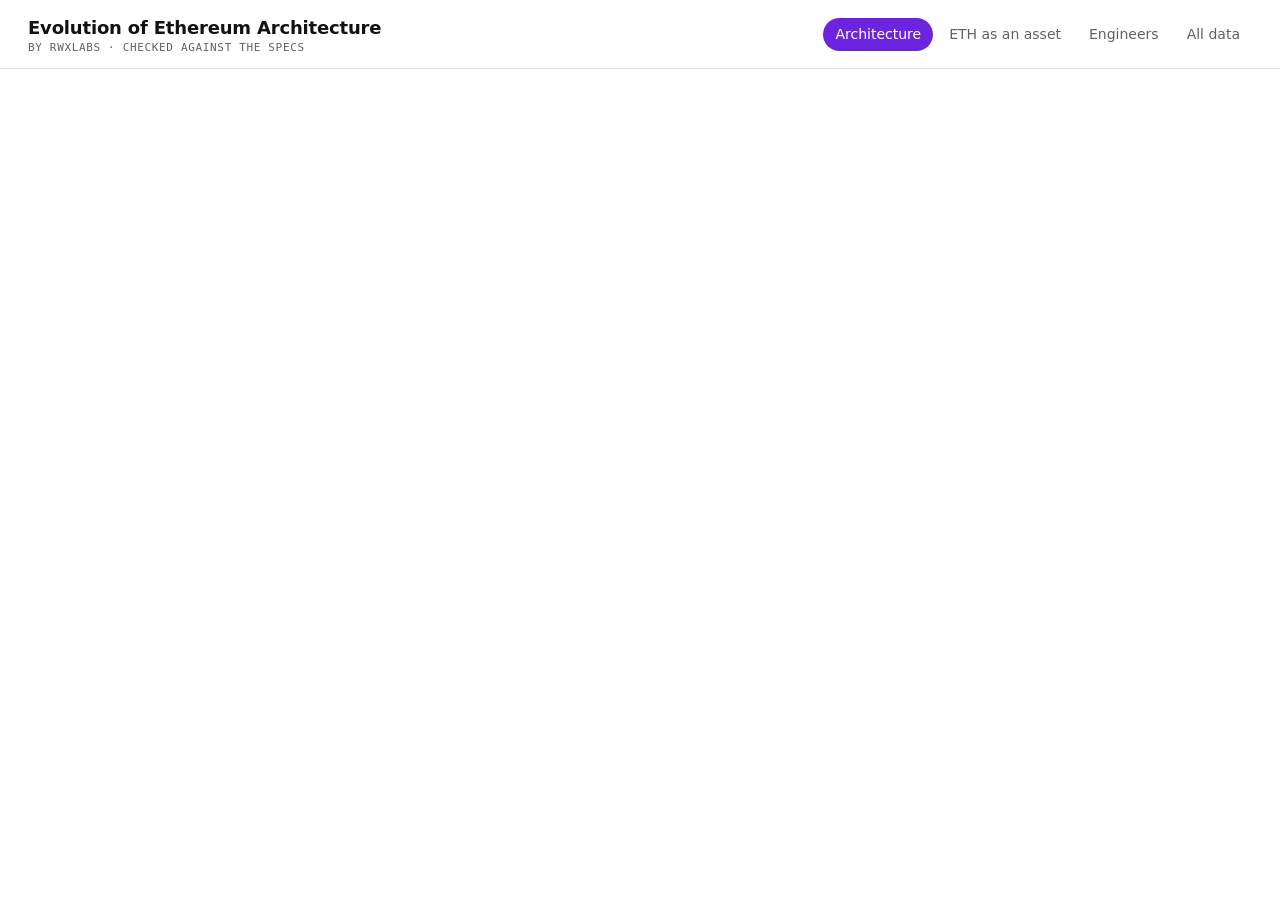
<file: index.html>
<!DOCTYPE html>
<html lang="en">
<head>
<meta charset="utf-8">
<title>eth.rwxlabs.com</title>
<meta http-equiv="refresh" content="0; url=/architecture-evolution/">
<link rel="canonical" href="https://eth.rwxlabs.com/architecture-evolution/">
</head>
<body><p><a href="/architecture-evolution/">Evolution of Ethereum Architecture →</a></p></body>
</html>
</file>
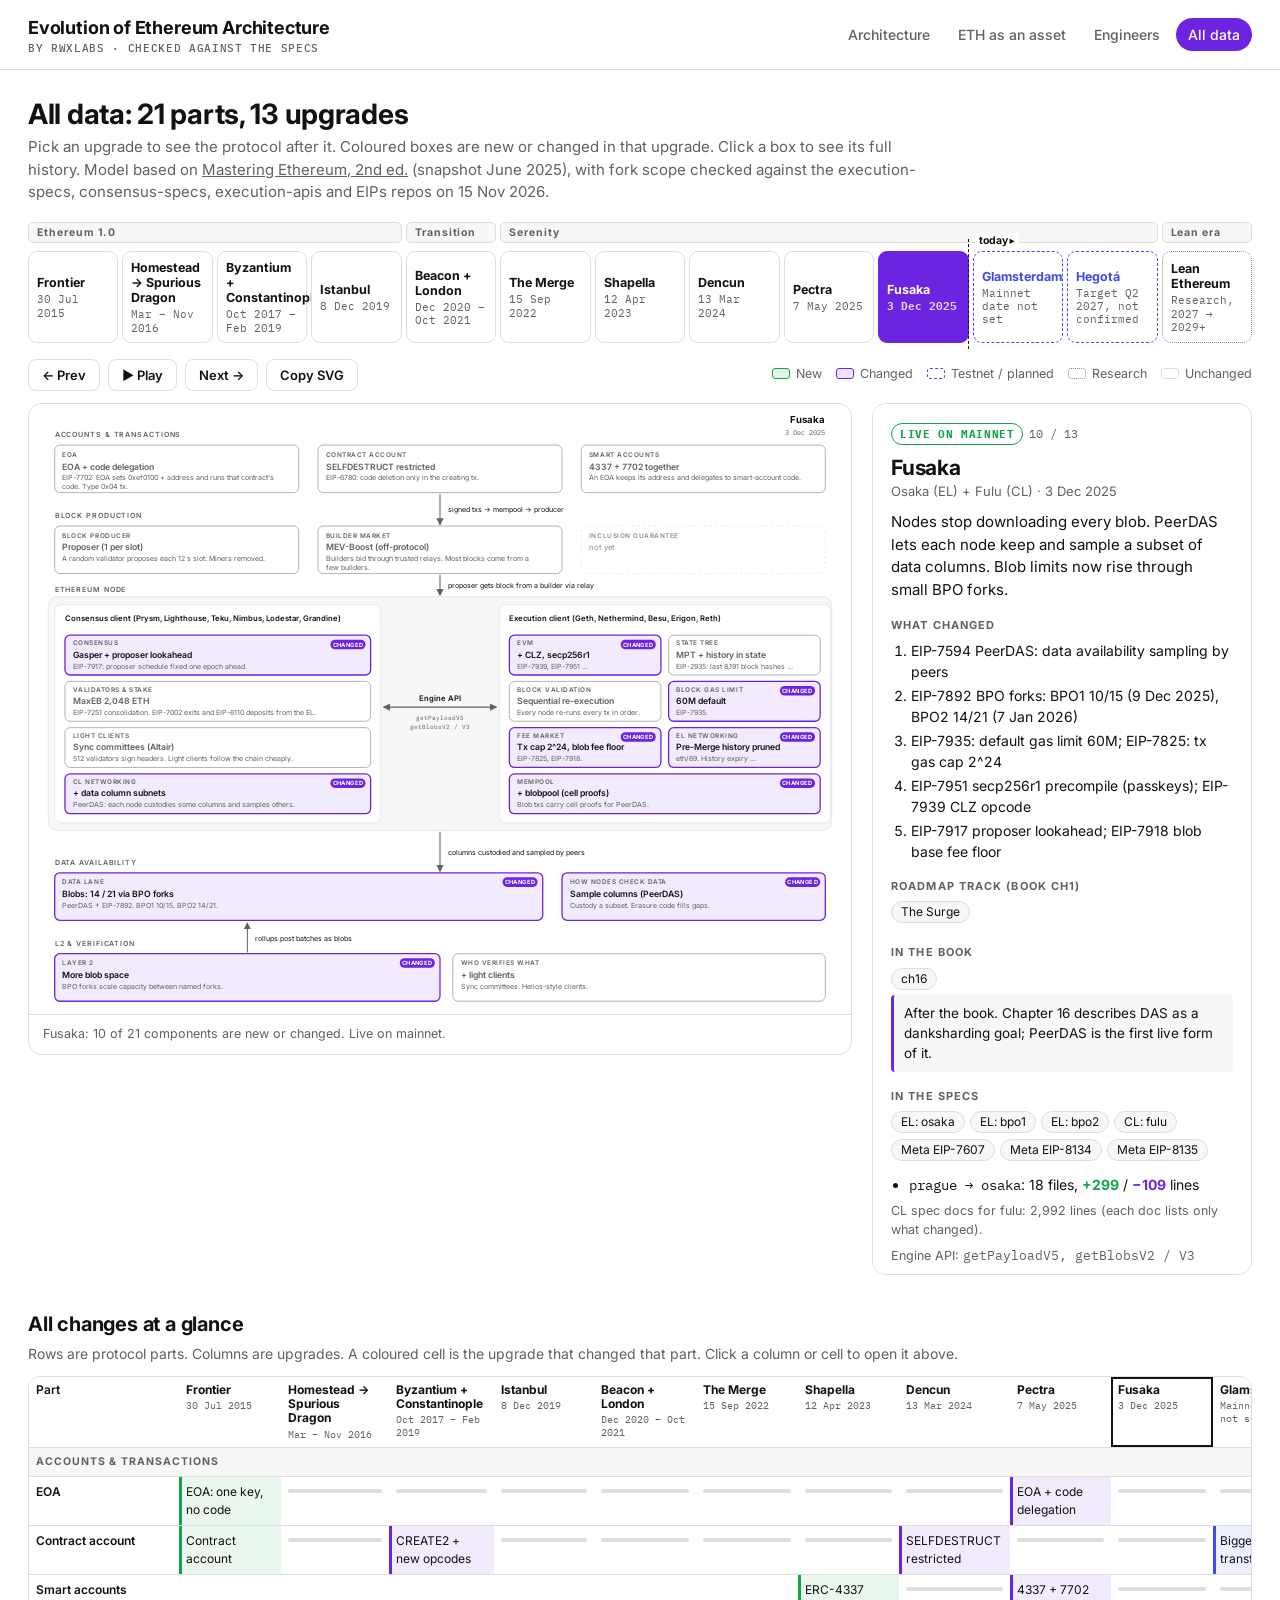
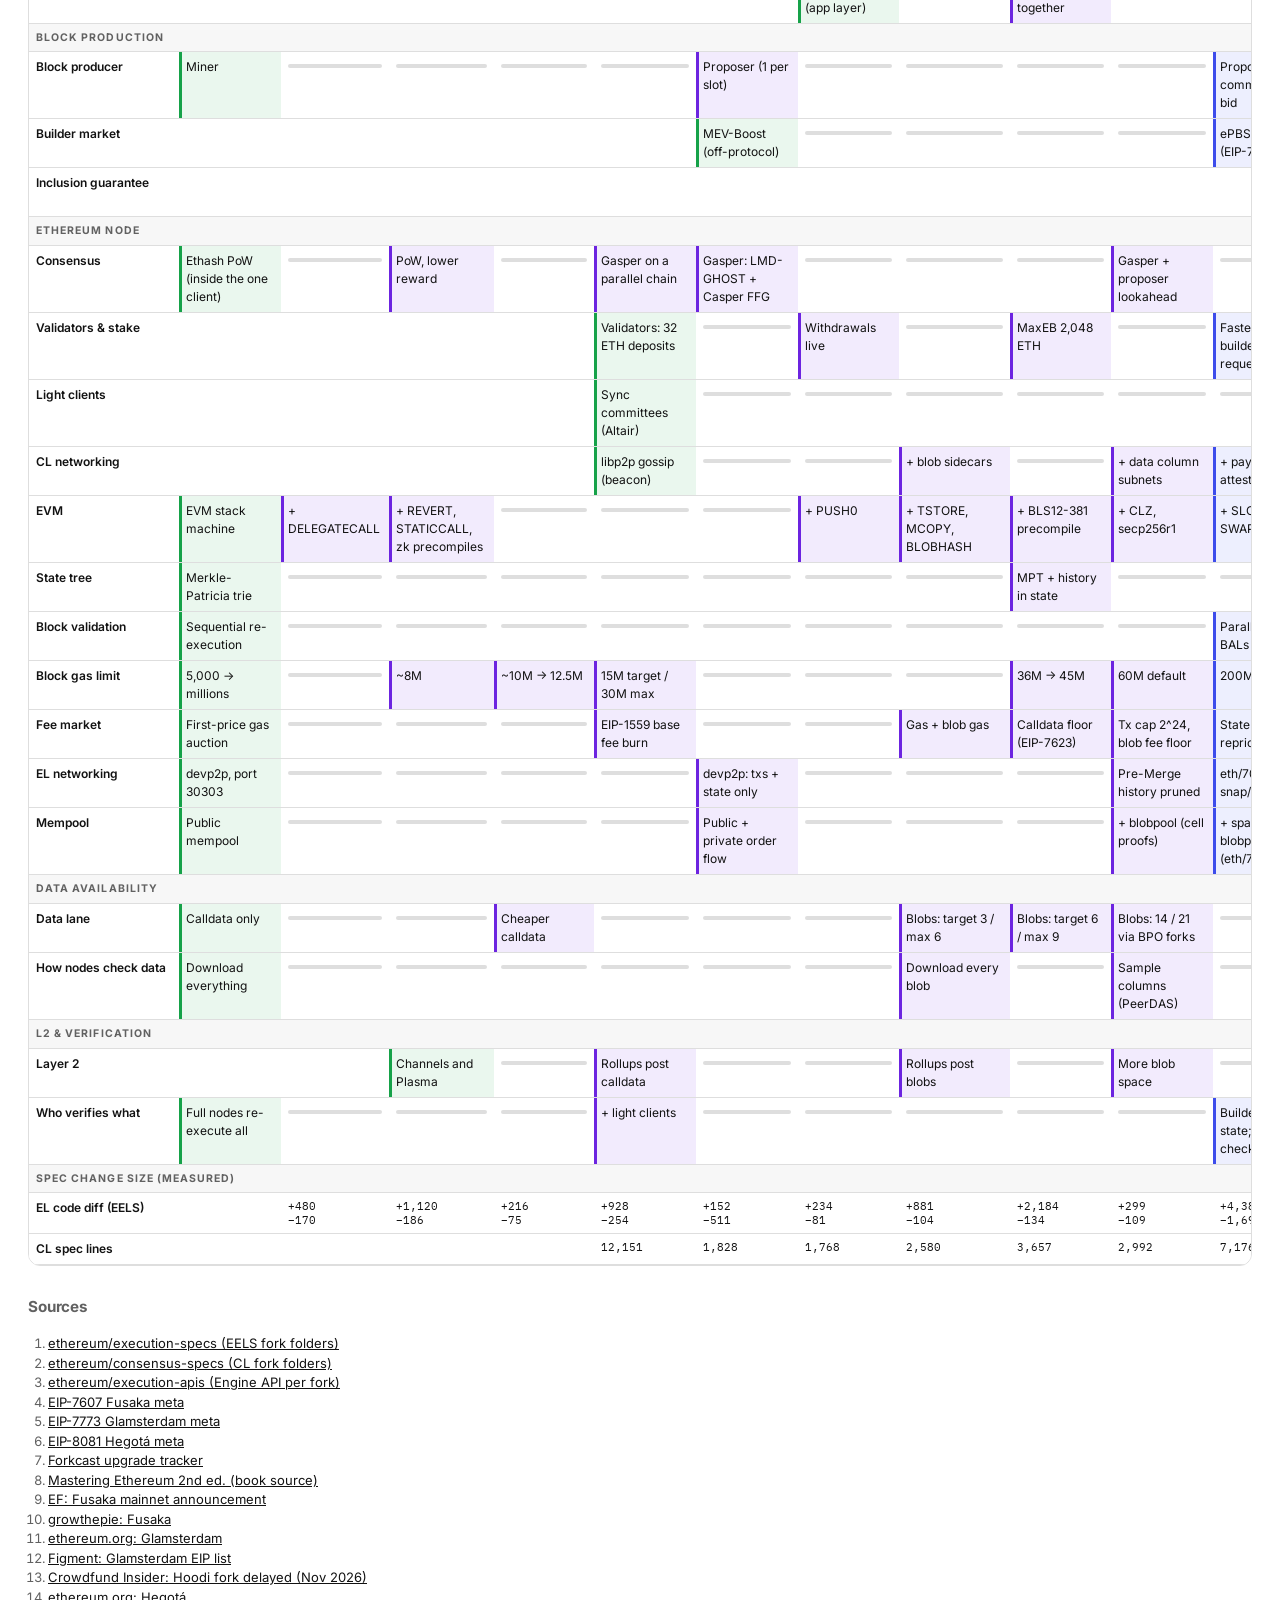
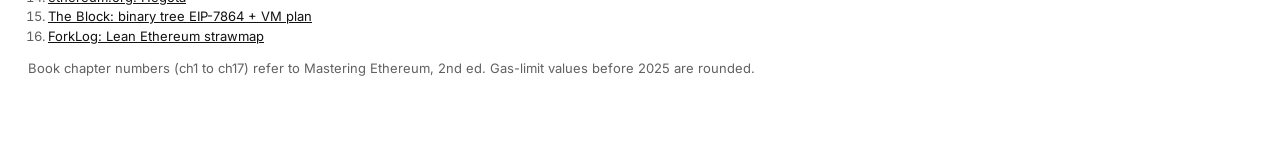
<file: data-view/index.html>
<!DOCTYPE html>
<html lang="en">
<head>
<meta charset="utf-8">
<meta name="viewport" content="width=device-width, initial-scale=1">
<title>All data · Evolution of Ethereum Architecture</title>
<link rel="preconnect" href="https://fonts.googleapis.com">
<link rel="preconnect" href="https://fonts.gstatic.com" crossorigin>
<link href="https://fonts.googleapis.com/css2?family=Inter:wght@400;500;600;700;800&family=IBM+Plex+Mono:wght@400;500;600&display=swap" rel="stylesheet">
<link rel="stylesheet" href="../assets/style.css">
<style>
:root { --bg:#FFFFFF; --ink:#121212; --muted:#616161; --line:#DEDEDE; --panel:#FFFFFF; --node:#F7F7F7; --nw:#16A249; --ch:#6C24E0; --pl:#3D4CEB; --rs:#8C8C8C; }
  * { box-sizing: border-box; }
  body { margin:0; background:var(--bg); color:var(--ink); font:15px/1.5 'Inter', system-ui, sans-serif; }
  .wrap { max-width: 1480px; margin: 0 auto; padding: 28px 28px 60px; }
  h1 { font-size: 28px; line-height:1.15; margin: 0 0 6px; letter-spacing:-0.01em; }
  .lede { color: var(--muted); margin: 0 0 18px; max-width: 900px; }
  .lede a { color: inherit; }
  .mono { font-family: 'IBM Plex Mono', ui-monospace, monospace; }

  /* timeline */
  .tl { position: relative; display:grid; grid-template-columns: repeat(13, minmax(0,1fr)); gap: 4px; margin: 8px 0 4px; }
  .era { display:grid; grid-template-columns: repeat(13, minmax(0,1fr)); gap:4px; margin-top: 14px; }
  .era span { font-size: 10.5px; font-weight:700; letter-spacing: .09em; color: var(--muted); background: var(--node); border:1px solid var(--line); border-radius: 5px; padding: 2px 8px; white-space: nowrap; overflow:hidden; text-overflow:ellipsis; }
  .stop { appearance:none; border:1px solid var(--line); background: var(--panel); color: var(--ink); border-radius: 9px; padding: 8px 8px 7px; text-align:left; cursor:pointer; min-height: 62px; font: inherit; position:relative; }
  .stop b { display:block; font-size: 12.5px; line-height:1.2; }
  .stop small { display:block; font-size: 10.5px; color: var(--muted); margin-top: 3px; font-family:'IBM Plex Mono', monospace; line-height:1.25; }
  .stop.testnet, .stop.planned { border-style: dashed; border-color: var(--pl); }
  .stop.research { border-style: dotted; border-color: var(--rs); }
  .stop[aria-current="true"] { background: #6C24E0; color: #fff; border-color: #6C24E0; }
  .stop[aria-current="true"] small { color: var(--bg); opacity: .8; }
  .stop:focus-visible { outline: 2px solid var(--pl); outline-offset: 2px; }
  .now { position:absolute; top:-12px; bottom:-6px; width:0; border-left: 1.5px dashed var(--ink); }
  .now span { position:absolute; top:-6px; left:6px; font-size: 10.5px; font-weight:700; white-space:nowrap; background: var(--bg); padding: 0 4px; }

  .bar { display:flex; gap:8px; align-items:center; margin: 16px 0 12px; flex-wrap: wrap; }
  .btn { appearance:none; border:1px solid var(--line); background: var(--panel); color: var(--ink); border-radius: 8px; padding: 7px 13px; font: 600 13px 'Inter', sans-serif; cursor:pointer; }
  .btn:hover { border-color: var(--muted); }
  .legend { display:flex; gap: 14px; margin-left:auto; font-size: 12.5px; color: var(--muted); flex-wrap: wrap; }
  .legend i { display:inline-block; width: 18px; height: 11px; border-radius: 3px; vertical-align: -1px; margin-right: 6px; border: 1.8px solid; }

  .main { display:grid; grid-template-columns: minmax(0, 1fr) 380px; gap: 20px; align-items:start; }
  @media (max-width: 1100px) { .main { grid-template-columns: 1fr; } }
  figure { margin:0; background: var(--bg); border:1px solid var(--line); border-radius: 14px; overflow:hidden; }
  figure svg { display:block; width:100%; height:auto; }
  figcaption { font-size: 12.5px; color: var(--muted); padding: 10px 14px; border-top: 1px solid var(--line); }

  aside { background: var(--panel); border:1px solid var(--line); border-radius: 14px; padding: 18px 18px 14px; position: sticky; top: 14px; max-height: calc(100vh - 28px); overflow:auto; }
  aside h2 { font-size: 21px; margin: 0; line-height:1.2; }
  aside .sub { color: var(--muted); font-size: 13px; margin: 2px 0 10px; }
  .pill { display:inline-block; font: 700 10.5px 'IBM Plex Mono', monospace; letter-spacing:.06em; padding: 3px 8px; border-radius: 99px; border:1.5px solid; margin-right: 6px; }
  .pill.live { color: var(--nw); } .pill.testnet, .pill.planned { color: var(--pl); } .pill.research { color: var(--rs); }
  aside h3 { font-size: 11px; letter-spacing: .1em; color: var(--muted); margin: 16px 0 6px; text-transform: uppercase; }
  aside ol { margin: 0; padding-left: 20px; } aside li { margin: 3px 0; font-size: 14px; }
  .chips span { display:inline-block; font-size: 12px; border:1px solid var(--line); border-radius: 99px; padding: 1px 9px; margin: 0 5px 5px 0; background: var(--node); }
  .note { font-size: 13.5px; background: var(--node); border-left: 3px solid var(--ch); padding: 8px 10px; border-radius: 4px; }
  .hist { list-style:none; padding:0 !important; }
  .hist li { display:grid; grid-template-columns: 96px 1fr; gap: 8px; padding: 6px 0; border-top: 1px solid var(--line); font-size: 13px; cursor:pointer; }
  .hist li.cur { font-weight: 600; }
  .hist li .when { font: 11px 'IBM Plex Mono', monospace; color: var(--muted); padding-top: 2px; }
  .hist li em { display:block; font-style: normal; color: var(--muted); font-weight: 400; font-size: 12.5px; }
  .close { float:right; }

  section.mx { margin-top: 34px; }
  section.mx h2 { font-size: 20px; margin: 0 0 4px; }
  section.mx p { color: var(--muted); margin: 0 0 12px; font-size: 14px; }
  .scroll { overflow-x:auto; border:1px solid var(--line); border-radius: 12px; background: var(--panel); }
  table { border-collapse: collapse; font-size: 12px; min-width: 1500px; width:100%; }
  th, td { border-bottom: 1px solid var(--line); padding: 6px 7px; vertical-align: top; text-align:left; }
  thead th { position: sticky; top:0; background: var(--panel); cursor:pointer; font-size: 12px; line-height:1.2; }
  thead th small { display:block; font: 10px 'IBM Plex Mono', monospace; color: var(--muted); font-weight: 400; margin-top: 2px; }
  th.rowh { width: 150px; font-weight: 600; position: sticky; left: 0; background: var(--panel); z-index: 1; }
  tr.layer td { font-size: 10.5px; font-weight: 700; letter-spacing: .1em; color: var(--muted); background: var(--node); text-transform: uppercase; }
  td.c { min-width: 100px; cursor:pointer; }
  td.c.new { box-shadow: inset 3px 0 0 var(--nw); background: color-mix(in srgb, var(--nw) 9%, transparent); }
  td.c.changed { box-shadow: inset 3px 0 0 var(--ch); background: color-mix(in srgb, var(--ch) 9%, transparent); }
  td.c.fut { box-shadow: inset 3px 0 0 var(--pl); background: color-mix(in srgb, var(--pl) 9%, transparent); }
  td.c.res { box-shadow: inset 3px 0 0 var(--rs); background: color-mix(in srgb, var(--rs) 9%, transparent); }
  td.c.same { color: var(--muted); }
  td.c.same::before { content: ""; display:block; height: 4px; background: var(--line); border-radius: 2px; margin-top: 6px; }
  .cur-col { outline: 2px solid var(--ink); outline-offset: -2px; }
  .chips a { color: inherit; text-decoration: none; } .chips a:hover { text-decoration: underline; }
  .specl { margin: 8px 0 4px; padding-left: 18px; font-size: 12.5px; } .small { font-size: 12.5px; color: var(--muted); margin-top: 6px; }
  tr.spec td { font: 11px 'IBM Plex Mono', monospace; }
  footer { margin-top: 30px; font-size: 13px; color: var(--muted); }
  footer ol { padding-left: 20px; } footer a { color: var(--ink); }
  .toast { margin-left: 4px; font-size: 12.5px; color: var(--nw); }
</style>
</head>
<body>
<header class="top"><a class="brand" href="../index.html">Evolution of Ethereum Architecture<small>BY RWXLABS · CHECKED AGAINST THE SPECS</small></a><nav class="nav"><a href="../index.html">Architecture</a><a href="../money/index.html">ETH as an asset</a><a href="../engineers/index.html">Engineers</a><a href="index.html" aria-current="page">All data</a></nav></header>
<div class="wrap">
  <h1>All data: 21 parts, 13 upgrades</h1>
  <p class="lede">Pick an upgrade to see the protocol after it. Coloured boxes are new or changed in that upgrade. Click a box to see its full history. Model based on <a href="https://github.com/Rashmi-278/ethereumbook-animated">Mastering Ethereum, 2nd ed.</a> (snapshot June 2025), with fork scope checked against the execution-specs, consensus-specs, execution-apis and EIPs repos on 15 Nov 2026.</p>

  <div class="era" id="era"></div>
  <div class="tl" id="tl"></div>

  <div class="bar">
    <button class="btn" id="prev" aria-label="Previous upgrade">← Prev</button>
    <button class="btn" id="play">▶ Play</button>
    <button class="btn" id="next" aria-label="Next upgrade">Next →</button>
    <button class="btn" id="copy">Copy SVG</button><span class="toast" id="toast" role="status"></span>
    <div class="legend">
      <span><i style="border-color:var(--nw);background:color-mix(in srgb,var(--nw) 12%,transparent)"></i>New</span>
      <span><i style="border-color:var(--ch);background:color-mix(in srgb,var(--ch) 12%,transparent)"></i>Changed</span>
      <span><i style="border-color:var(--pl);border-style:dashed"></i>Testnet / planned</span>
      <span><i style="border-color:var(--rs);border-style:dotted"></i>Research</span>
      <span><i style="border-color:var(--line)"></i>Unchanged</span>
    </div>
  </div>

  <div class="main">
    <figure>
      <div id="svg"></div>
      <figcaption id="cap"></figcaption>
    </figure>
    <aside id="panel" aria-live="polite"></aside>
  </div>

  <section class="mx">
    <h2>All changes at a glance</h2>
    <p>Rows are protocol parts. Columns are upgrades. A coloured cell is the upgrade that changed that part. Click a column or cell to open it above.</p>
    <div class="scroll"><table id="mx"></table></div>
  </section>

  <footer>
    <h3>Sources</h3>
    <ol id="src"></ol>
    <p>Book chapter numbers (ch1 to ch17) refer to Mastering Ethereum, 2nd ed. Gas-limit values before 2025 are rounded.</p>
  </footer>
</div>
<script>
// Single source of data for the interactive page and the static SVG poster.
// Book = "Mastering Ethereum, 2nd ed." (ethereumbook-animated). Book snapshot: June 2025.
const DATA = {
  bookUrl: "https://github.com/Rashmi-278/ethereumbook-animated",
  stages: [
    { id: "frontier", spec: {"el": ["frontier"], "cl": [], "meta": [], "diff": [], "cll": 0, "engine": []}, name: "Frontier", sub: "Genesis", date: "30 Jul 2015", status: "live",
      era: "Ethereum 1.0",
      summary: "One client does everything: P2P, PoW mining, EVM execution, state storage. Blocks start at 5,000 gas.",
      changes: ["Ethash PoW (proof of work) with a difficulty bomb", "EVM: stack machine that runs gas-metered bytecode", "World state in a hexary Merkle-Patricia trie", "devp2p networking on TCP port 30303", "Two account types: EOA and contract"],
      tracks: [], book: [1, 3, 14, 15],
      bookNote: "Chapter 1 lists these components: P2P network, consensus rules, transactions, state machine, data structures, clients." },
    { id: "homestead", spec: {"el": ["homestead", "dao_fork", "tangerine_whistle", "spurious_dragon"], "cl": [], "meta": [], "diff": [["frontier", "homestead", 12, 146, 41], ["homestead", "tangerine_whistle", 8, 125, 74], ["tangerine_whistle", "spurious_dragon", 12, 209, 55]], "cll": 0, "engine": []}, name: "Homestead → Spurious Dragon", sub: "Homestead, DAO fork, Tangerine Whistle, Spurious Dragon", date: "Mar – Nov 2016", status: "live",
      era: "Ethereum 1.0",
      summary: "Four 2016 forks harden the chain. Homestead stabilises it, the DAO fork reverses the DAO hack, and two forks fix DoS attacks. The architecture stays the same.",
      changes: ["Homestead: EIP-2 safer creation, EIP-7 DELEGATECALL", "DAO fork (Jul 2016): irregular state change; Ethereum Classic splits off", "Tangerine Whistle: EIP-150 reprices IO opcodes after DoS attacks", "Spurious Dragon: EIP-155 replay protection with chain ID", "Spurious Dragon: EIP-170 24 KB contract size limit; EIP-161 state clearing"],
      tracks: [], book: [1],
      bookNote: "Chapter 1 names EIP-2, EIP-7 and EIP-8 as the key Homestead changes. Chapter 3 mentions the 2016 DoS attacks. The book does not name Tangerine Whistle or Spurious Dragon; EELS has a folder for each." },
    { id: "metropolis", spec: {"el": ["byzantium", "constantinople"], "cl": [], "meta": [], "diff": [["spurious_dragon", "byzantium", 19, 756, 72], ["byzantium", "constantinople", 12, 364, 114]], "cll": 0, "engine": []}, name: "Byzantium + Constantinople", sub: "Metropolis", date: "Oct 2017 – Feb 2019", status: "live",
      era: "Ethereum 1.0",
      summary: "Metropolis adds new opcodes and the first zk-SNARK precompiles. Block rewards drop and the difficulty bomb moves back.",
      changes: ["REVERT, STATICCALL, RETURNDATA opcodes", "alt_bn128 precompiles: on-chain zk-SNARK checks", "CREATE2 (EIP-1014): addresses known before deploy", "Bitwise shift opcodes SHL, SHR, SAR", "Block reward 5 → 3 → 2 ETH"],
      tracks: [], book: [1, 14, 17],
      bookNote: "Chapter 1 groups Byzantium, Constantinople and Istanbul under Metropolis. Chapter 14 covers CREATE vs CREATE2." },
    { id: "istanbul", spec: {"el": ["istanbul", "muir_glacier"], "cl": [], "meta": [], "diff": [["constantinople", "istanbul", 15, 216, 75]], "cll": 0, "engine": []}, name: "Istanbul", sub: "Metropolis, part 2", date: "8 Dec 2019", status: "live",
      era: "Ethereum 1.0",
      summary: "Calldata gets 4x cheaper and zk precompiles get cheaper. This makes the first rollup designs viable on L1.",
      changes: ["EIP-2028: calldata 68 → 16 gas per non-zero byte", "EIP-1108: cheaper alt_bn128 precompiles", "EIP-1344: CHAINID opcode", "EIP-1884: repricing of state-access opcodes"],
      tracks: [], book: [1, 16],
      bookNote: "Chapter 1 credits Istanbul with zk support for scaling and privacy." },
    { id: "beacon-london", spec: {"el": ["berlin", "london", "arrow_glacier"], "cl": ["phase0", "altair"], "meta": [7568], "diff": [["istanbul", "berlin", 15, 495, 154], ["berlin", "london", 15, 433, 100]], "cll": 12151, "engine": []}, name: "Beacon + London", sub: "Beacon Chain, Berlin, London, Altair", date: "Dec 2020 – Oct 2021", status: "live",
      era: "Transition",
      summary: "A separate PoS chain (the Beacon Chain) starts beside the PoW chain. The PoW chain gets typed transactions and the EIP-1559 fee market.",
      changes: ["Beacon Chain genesis (1 Dec 2020): validators deposit 32 ETH", "Berlin: typed tx envelope (EIP-2718) and access lists (EIP-2930)", "London: EIP-1559 base fee is burned, tip goes to producer", "Altair: sync committees for light clients", "Optimistic rollups go live on calldata"],
      tracks: ["Merge"], book: [6, 14, 15, 16],
      bookNote: "Chapter 6 explains type 0x01 and 0x02 transactions. Chapter 15 explains the Beacon Chain and Gasper." },
    { id: "merge", spec: {"el": ["gray_glacier", "paris"], "cl": ["bellatrix"], "meta": [7568], "diff": [["london", "paris", 14, 152, 511]], "cll": 1828, "engine": ["newPayloadV1", "forkchoiceUpdatedV1"]}, name: "The Merge", sub: "Paris (EL) + Bellatrix (CL)", date: "15 Sep 2022", status: "live",
      era: "Serenity",
      summary: "PoW stops. A node is now two programs: a consensus client and an execution client, joined by the Engine API.",
      changes: ["Ethash removed; Gasper (LMD-GHOST + Casper FFG) secures the chain", "Node = consensus client + execution client", "Engine API links the two clients", "12-second slots, 32-slot epochs, finality in ~2 epochs", "MEV-Boost relays and builders appear off-protocol"],
      tracks: ["Merge"], book: [3, 15, 16],
      bookNote: "Chapter 3 shows the two-client node (Figure 3-1). Chapter 15 explains slots, epochs, justification and finality." },
    { id: "shapella", spec: {"el": ["shanghai"], "cl": ["capella"], "meta": [7568], "diff": [["paris", "shanghai", 15, 234, 81]], "cll": 1768, "engine": ["newPayloadV2", "forkchoiceUpdatedV2"]}, name: "Shapella", sub: "Shanghai (EL) + Capella (CL)", date: "12 Apr 2023", status: "live",
      era: "Serenity",
      summary: "Staked ETH can leave the Beacon Chain. Withdrawals finish the Merge.",
      changes: ["EIP-4895: validator withdrawals to EL addresses", "EIP-3855: PUSH0 opcode", "EIP-3860: limit on initcode size", "ERC-4337 smart accounts launch at the app layer (Mar 2023)"],
      tracks: ["Merge", "Splurge"], book: [5, 14, 15],
      bookNote: "Chapter 5 covers ERC-4337 account abstraction." },
    { id: "dencun", spec: {"el": ["cancun"], "cl": ["deneb"], "meta": [7569], "diff": [["shanghai", "cancun", 23, 881, 104]], "cll": 2580, "engine": ["newPayloadV3", "forkchoiceUpdatedV3", "getBlobsV1"]}, name: "Dencun", sub: "Cancun (EL) + Deneb (CL)", date: "13 Mar 2024", status: "live",
      era: "Serenity",
      summary: "Proto-danksharding adds blobs: a second data lane for rollups with its own fee market. Blobs travel on the consensus layer and expire after ~18 days.",
      changes: ["EIP-4844: blob transactions (type 0x03), target 3 / max 6 blobs", "KZG commitments from the KZG ceremony", "EIP-1153 TSTORE/TLOAD and EIP-5656 MCOPY", "EIP-6780: SELFDESTRUCT only works in the same tx", "EIP-4788: beacon block root inside the EVM"],
      tracks: ["Surge"], book: [4, 6, 14, 16],
      bookNote: "Chapter 4 explains KZG commitments. Chapter 16 explains proto-danksharding and why blobs expire." },
    { id: "pectra", spec: {"el": ["prague"], "cl": ["electra"], "meta": [7600], "diff": [["cancun", "prague", 23, 2184, 134]], "cll": 3657, "engine": ["newPayloadV4", "getPayloadV4"]}, name: "Pectra", sub: "Prague (EL) + Electra (CL)", date: "7 May 2025", status: "live",
      era: "Serenity",
      summary: "EOAs can run contract code. Validators can hold up to 2,048 ETH. Blob capacity doubles. This is the last fork the book covers in full.",
      changes: ["EIP-7702: EOAs delegate to contract code (type 0x04)", "EIP-7251: max effective balance 32 → 2,048 ETH", "EIP-7002 + EIP-6110: exits and deposits triggered from the EL", "EIP-7691: blobs target 6 / max 9", "EIP-7623: higher calldata floor; EIP-2537: BLS precompile"],
      tracks: ["Splurge", "Surge"], book: [5, 6, 14],
      bookNote: "Chapter 14 explains the 0xef0100 delegation designator. Book snapshot ends June 2025, one month after Pectra." },
    { id: "fusaka", spec: {"el": ["osaka", "bpo1", "bpo2"], "cl": ["fulu"], "meta": [7607, 8134, 8135], "diff": [["prague", "osaka", 18, 299, 109]], "cll": 2992, "engine": ["getPayloadV5", "getBlobsV2 / V3"]}, name: "Fusaka", sub: "Osaka (EL) + Fulu (CL)", date: "3 Dec 2025", status: "live",
      era: "Serenity",
      summary: "Nodes stop downloading every blob. PeerDAS lets each node keep and sample a subset of data columns. Blob limits now rise through small BPO forks.",
      changes: ["EIP-7594 PeerDAS: data availability sampling by peers", "EIP-7892 BPO forks: BPO1 10/15 (9 Dec 2025), BPO2 14/21 (7 Jan 2026)", "EIP-7935: default gas limit 60M; EIP-7825: tx gas cap 2^24", "EIP-7951 secp256r1 precompile (passkeys); EIP-7939 CLZ opcode", "EIP-7917 proposer lookahead; EIP-7918 blob base fee floor"],
      tracks: ["Surge"], book: [16],
      bookNote: "After the book. Chapter 16 describes DAS as a danksharding goal; PeerDAS is the first live form of it." },
    { id: "glamsterdam", spec: {"el": ["amsterdam"], "cl": ["gloas"], "meta": [7773], "diff": [["osaka", "amsterdam", 41, 4385, 1693]], "cll": 7176, "engine": ["newPayloadV5", "forkchoiceUpdatedV4"]}, name: "Glamsterdam", sub: "Amsterdam (EL) + Gloas (CL)", date: "Mainnet date not set", status: "testnet",
      era: "Serenity",
      summary: "Block building moves into the protocol (ePBS). Blocks carry an access list so clients can validate transactions in parallel. Meta EIP-7773 schedules 18 core EIPs. Sepolia forked 6 Oct 2026; the Hoodi fork is on hold over gas-repricing risks.",
      changes: ["EIP-7732 ePBS: builders bid in-protocol; Payload Timeliness Committee", "EIP-7928 Block-Level Access Lists: parallel validation and state prefetch", "Gas model: EIP-2780, 7778, 7976, 7981, 8037, 8038 (state costs more, refunds leave block accounting)", "EVM and accounts: EIP-7843 SLOTNUM, 8024 SWAPN/DUPN, 7954 larger contracts, 7708 ETH transfers emit logs", "Validators: EIP-8045, 8061, 8282; networking: eth/70, eth/71, eth/72 sparse blobpool"],
      tracks: ["Scourge", "Surge", "Verge"], book: [14, 15, 16],
      bookNote: "Chapter 14 lists ePBS as a step toward statelessness. Chapter 16 explains PBS and parallel execution as open research; both now have specs." },
    { id: "hegota", spec: {"el": ["bogota"], "cl": ["heze"], "meta": [8081], "diff": [["amsterdam", "bogota", 14, 117, 143]], "cll": 1866, "engine": ["newPayloadV6", "forkchoiceUpdatedV5", "getInclusionListV1"]}, name: "Hegotá", sub: "Bogotá (EL) + Heze (CL)", date: "Target Q2 2027, not confirmed", status: "planned",
      era: "Serenity",
      summary: "Censorship resistance becomes a protocol rule (FOCIL). Accounts choose their own validation logic (frame transactions). The rest of the scope is still open.",
      changes: ["EIP-7805 FOCIL: committee inclusion lists, enforced by fork choice", "EIP-8141 frame transactions: native account abstraction", "Frame txs allow post-quantum signature schemes", "Other EIPs only under consideration (meta EIP-8081)"],
      tracks: ["Scourge", "Splurge"], book: [5, 15],
      bookNote: "After the book. Chapter 5 ends with 'the future of account abstraction'; frame transactions are the current answer." },
    { id: "lean", spec: {"el": [], "cl": [], "meta": [], "diff": [], "cll": 0, "engine": ["newPayloadV6", "forkchoiceUpdatedV5"]}, name: "Lean Ethereum", sub: "Strawmap forks to ~2029", date: "Research, 2027 → 2029+", status: "research",
      era: "Lean era",
      summary: "A multi-fork redesign of all three layers: lean consensus, lean data, lean execution. Validators verify zk proofs instead of re-executing blocks.",
      changes: ["Binary state tree (EIP-7864) replaces the hexary MPT", "zkEVM real-time proofs: verify, do not re-execute", "Lean consensus: faster finality, shorter slots, PQ signatures", "Full danksharding: far more blob space for L2s", "Possible VM change (RISC-V) is still contested"],
      tracks: ["Verge", "Surge", "Purge", "Merge"], book: [14, 16, 17],
      bookNote: "Chapter 16 describes Verkle trees for statelessness. Current plans favour a binary hash tree; the book's note on 'other hash-based binary trees' anticipated this." }
  ],

  layers: [
    { id: "accounts", name: "Accounts & transactions" },
    { id: "production", name: "Block production" },
    { id: "node", name: "Ethereum node" },
    { id: "da", name: "Data availability" },
    { id: "l2", name: "L2 & verification" }
  ],

  // Each slot: layout box + timeline of events [stageIndex, title, detail, kind?, refs?]
  // kind: new | changed | removed (default: changed, or new for the first event).
  slots: [
    { id: "acct_eoa", layer: "accounts", label: "EOA", x: 40, y: 64, w: 380, h: 74,
      ev: [
        [0, "EOA: one key, no code", "Holds ETH. Signs txs with one secp256k1 key. Cannot hold code.", "new", "ch5, ch6"],
        [8, "EOA + code delegation", "EIP-7702: EOA sets 0xef0100 + address and runs that contract's code. Type 0x04 tx.", "changed", "ch14"],
        [11, "Frame transactions", "EIP-8141: account runs its own validation. Any signature scheme, incl. post-quantum.", "changed", ""]
      ] },
    { id: "acct_contract", layer: "accounts", label: "Contract account", x: 450, y: 64, w: 380, h: 74,
      ev: [
        [0, "Contract account", "Code + storage. Runs only when a tx or call reaches it.", "new", "ch7, ch14"],
        [2, "CREATE2 + new opcodes", "Counterfactual addresses (EIP-1014). REVERT, STATICCALL.", "changed", "ch14"],
        [7, "SELFDESTRUCT restricted", "EIP-6780: code deletion only in the creating tx.", "changed", ""],
        [10, "Bigger code, transfer logs", "EIP-7954 raises max contract size. EIP-7708: ETH transfers emit a log.", "changed", ""]
      ] },
    { id: "acct_aa", layer: "accounts", label: "Smart accounts", x: 860, y: 64, w: 380, h: 74,
      ev: [
        [6, "ERC-4337 (app layer)", "UserOps, bundlers, EntryPoint contract. No fork needed.", "new", "ch5"],
        [8, "4337 + 7702 together", "An EOA keeps its address and delegates to smart-account code.", "changed", "ch5"],
        [11, "Native AA in protocol", "Frame txs move validation into the account. Gas sponsors are native.", "changed", ""]
      ] },

    { id: "bp_producer", layer: "production", label: "Block producer", x: 40, y: 190, w: 380, h: 74,
      ev: [
        [0, "Miner", "Picks and orders txs, then mines the block with Ethash.", "new", "ch15"],
        [5, "Proposer (1 per slot)", "A random validator proposes each 12 s slot. Miners removed.", "changed", "ch15"],
        [10, "Proposer commits to a bid", "ePBS: beacon block commits to a builder's payload header.", "changed", ""]
      ] },
    { id: "bp_builders", layer: "production", label: "Builder market", x: 450, y: 190, w: 380, h: 74,
      ev: [
        [5, "MEV-Boost (off-protocol)", "Builders bid through trusted relays. Most blocks come from a few builders.", "new", "ch14, ch16"],
        [10, "ePBS builders (EIP-7732)", "Builders are in-protocol. A Payload Timeliness Committee checks the reveal.", "changed", "ch16"]
      ] },
    { id: "bp_inclusion", layer: "production", label: "Inclusion guarantee", x: 860, y: 190, w: 380, h: 74,
      ev: [
        [11, "FOCIL (EIP-7805)", "A validator committee lists txs that must go in. Fork choice enforces it.", "new", "ch15"]
      ] },

    { id: "cl_consensus", layer: "node", label: "Consensus", x: 56, y: 360, w: 476, h: 62,
      ev: [
        [0, "Ethash PoW (inside the one client)", "Heaviest chain wins. Difficulty bomb pushes toward PoS.", "new", "ch15"],
        [2, "PoW, lower reward", "Block reward 5 → 3 → 2 ETH. Bomb delayed.", "changed", "ch1"],
        [4, "Gasper on a parallel chain", "Beacon Chain runs PoS beside PoW. Not linked to execution yet.", "changed", "ch15"],
        [5, "Gasper: LMD-GHOST + Casper FFG", "Fork choice + finality gadget. Finality after ~2 epochs (~12.8 min).", "changed", "ch15"],
        [9, "Gasper + proposer lookahead", "EIP-7917: proposer schedule fixed one epoch ahead.", "changed", ""],
        [12, "Lean consensus", "Fast finality (seconds), shorter slots, post-quantum signatures.", "changed", ""]
      ] },
    { id: "cl_validators", layer: "node", label: "Validators & stake", x: 56, y: 432, w: 476, h: 62,
      ev: [
        [4, "Validators: 32 ETH deposits", "Deposit contract on the PoW chain. No withdrawals yet.", "new", "ch15"],
        [6, "Withdrawals live", "EIP-4895: partial and full withdrawals to EL addresses.", "changed", "ch15"],
        [8, "MaxEB 2,048 ETH", "EIP-7251 consolidation. EIP-7002 exits and EIP-6110 deposits from the EL.", "changed", ""],
        [10, "Faster churn, builder requests", "EIP-8061 churn up. EIP-8282 builder requests. EIP-8045 slashed cannot propose.", "changed", ""],
        [12, "Fewer signatures per slot", "Lean design: hash-based PQ signatures, aggregated with SNARKs.", "changed", ""]
      ] },
    { id: "cl_light", layer: "node", label: "Light clients", x: 56, y: 504, w: 476, h: 62,
      ev: [
        [4, "Sync committees (Altair)", "512 validators sign headers. Light clients follow the chain cheaply.", "new", "ch16"],
        [12, "Phone-class full verifiers", "zk proofs + binary tree: verify the chain on a phone.", "changed", "ch14, ch16"]
      ] },
    { id: "cl_net", layer: "node", label: "CL networking", x: 56, y: 576, w: 476, h: 62,
      ev: [
        [4, "libp2p gossip (beacon)", "Blocks and attestations on a separate P2P stack.", "new", "ch3"],
        [7, "+ blob sidecars", "Full blobs travel next to beacon blocks.", "changed", "ch16"],
        [9, "+ data column subnets", "PeerDAS: each node custodies some columns and samples others.", "changed", ""],
        [10, "+ payload attestations", "PTC votes on timely payload reveal (ePBS).", "changed", ""],
        [11, "+ inclusion list gossip", "Heze spec: InclusionList messages from the IL committee.", "changed", ""]
      ] },

    { id: "el_evm", layer: "node", label: "EVM", x: 748, y: 360, w: 236, h: 62,
      ev: [
        [0, "EVM stack machine", "256-bit words. Bytecode. Gas per opcode.", "new", "ch14"],
        [1, "+ DELEGATECALL", "EIP-7: run callee code in caller context.", "changed", "ch14"],
        [2, "+ REVERT, STATICCALL, zk precompiles", "alt_bn128 add, mul, pairing.", "changed", "ch14, ch17"],
        [6, "+ PUSH0", "EIP-3855.", "changed", "ch14"],
        [7, "+ TSTORE, MCOPY, BLOBHASH", "Transient storage. EVM sees blob hashes, not blobs.", "changed", "ch14"],
        [8, "+ BLS12-381 precompile", "EIP-2537. EOF postponed indefinitely.", "changed", "ch14"],
        [9, "+ CLZ, secp256r1", "EIP-7939, EIP-7951 (passkey signatures).", "changed", ""],
        [10, "+ SLOTNUM, SWAPN, DUPN", "EIP-7843, EIP-8024 (deeper stack access).", "changed", "ch14"],
        [12, "zkEVM-proven EVM", "Blocks carry proofs. A RISC-V VM is a contested option.", "changed", "ch14, ch17"]
      ] },
    { id: "el_state", layer: "node", label: "State tree", x: 996, y: 360, w: 236, h: 62,
      ev: [
        [0, "Merkle-Patricia trie", "Hexary, Keccak. World state in LevelDB.", "new", "ch1, ch14"],
        [8, "MPT + history in state", "EIP-2935: last 8,191 block hashes in a system contract.", "changed", "ch14"],
        [12, "Binary tree (EIP-7864)", "Replaces MPT. Shorter proofs. Verkle plan dropped.", "changed", "ch16"]
      ] },
    { id: "el_exec", layer: "node", label: "Block validation", x: 748, y: 432, w: 236, h: 62,
      ev: [
        [0, "Sequential re-execution", "Every node re-runs every tx in order.", "new", "ch14"],
        [10, "Parallel via BALs", "EIP-7928: block lists every slot it touches.", "changed", "ch16"],
        [12, "Verify a zk proof", "No re-execution. Stateless validators.", "changed", "ch14, ch17"]
      ] },
    { id: "el_gas", layer: "node", label: "Block gas limit", x: 996, y: 432, w: 236, h: 62,
      ev: [
        [0, "5,000 → millions", "Lifted Sep 2015. Miners vote it up.", "new", "ch1, ch14"],
        [2, "~8M", "Miner vote.", "changed", "ch16"],
        [3, "~10M → 12.5M", "Miner vote.", "changed", "ch16"],
        [4, "15M target / 30M max", "EIP-1559 elastic blocks.", "changed", "ch14"],
        [8, "36M → 45M", "Validator signalling in 2025.", "changed", "ch16"],
        [9, "60M default", "EIP-7935.", "changed", ""],
        [10, "200M target", "Enabled by BALs + repricing.", "changed", ""],
        [12, "Gigagas goal", "~10,000 TPS on L1.", "changed", ""]
      ] },
    { id: "el_fees", layer: "node", label: "Fee market", x: 748, y: 504, w: 236, h: 62,
      ev: [
        [0, "First-price gas auction", "Legacy tx. Fee goes to miner.", "new", "ch6"],
        [4, "EIP-1559 base fee burn", "Typed txs 0x01, 0x02. Tip to producer.", "changed", "ch6"],
        [7, "Gas + blob gas", "Two base fees. Type 0x03.", "changed", "ch6"],
        [8, "Calldata floor (EIP-7623)", "Data-heavy txs pay more.", "changed", "ch14"],
        [9, "Tx cap 2^24, blob fee floor", "EIP-7825, EIP-7918.", "changed", ""],
        [10, "State gas repriced", "EIP-2780, 7778, 7976, 8037, 8038. Contract risk holds Hoodi.", "changed", ""],
        [12, "Multidimensional gas", "Price each resource apart.", "changed", "ch16"]
      ] },
    { id: "el_net", layer: "node", label: "EL networking", x: 996, y: 504, w: 236, h: 62,
      ev: [
        [0, "devp2p, port 30303", "Blocks + txs + state sync.", "new", "ch1, ch3"],
        [5, "devp2p: txs + state only", "Blocks now arrive from the CL.", "changed", "ch3"],
        [9, "Pre-Merge history pruned", "eth/69. History expiry (EIP-4444 path).", "changed", "ch16"],
        [10, "eth/70, eth/71, snap/2", "Partial receipts. BAL exchange. BAL-based state healing.", "changed", ""]
      ] },
    { id: "el_txpool", layer: "node", label: "Mempool", x: 748, y: 576, w: 484, h: 62,
      ev: [
        [0, "Public mempool", "Any node gossips pending txs. Producer orders them.", "new", "ch6"],
        [5, "Public + private order flow", "Builders buy private flow. MEV extraction.", "changed", "ch15, ch16"],
        [9, "+ blobpool (cell proofs)", "Blob txs carry cell proofs for PeerDAS.", "changed", ""],
        [10, "+ sparse blobpool (eth/72)", "EIP-8070: nodes keep part of each blob tx.", "changed", ""],
        [11, "Mempool feeds inclusion lists", "FOCIL committee picks txs from its local view.", "changed", ""]
      ] },

    { id: "da_data", layer: "da", label: "Data lane", x: 40, y: 730, w: 760, h: 74,
      ev: [
        [0, "Calldata only", "All data sits in execution blocks forever.", "new", "ch16"],
        [3, "Cheaper calldata", "EIP-2028: 16 gas per byte. Rollups become viable.", "changed", "ch16"],
        [7, "Blobs: target 3 / max 6", "EIP-4844. ~128 KB each, KZG commitment, pruned after ~18 days.", "changed", "ch4, ch16"],
        [8, "Blobs: target 6 / max 9", "EIP-7691.", "changed", ""],
        [9, "Blobs: 14 / 21 via BPO forks", "PeerDAS + EIP-7892. BPO1 10/15, BPO2 14/21.", "changed", ""],
        [12, "Full danksharding", "2D sampling. Many more blobs per slot.", "changed", "ch16"]
      ] },
    { id: "da_check", layer: "da", label: "How nodes check data", x: 830, y: 730, w: 410, h: 74,
      ev: [
        [0, "Download everything", "Every node gets every byte.", "new", "ch16"],
        [7, "Download every blob", "No sampling yet (proto-danksharding).", "changed", "ch16"],
        [9, "Sample columns (PeerDAS)", "Custody a subset. Erasure code fills gaps.", "changed", "ch16"]
      ] },

    { id: "l2", layer: "l2", label: "Layer 2", x: 40, y: 856, w: 600, h: 74,
      ev: [
        [2, "Channels and Plasma", "Early L2 designs. Data stays off-chain.", "new", "ch16"],
        [4, "Rollups post calldata", "Optimistic and zk rollups launch.", "changed", "ch16"],
        [7, "Rollups post blobs", "L2 fees drop. Blob market separate from gas.", "changed", "ch16"],
        [9, "More blob space", "BPO forks scale capacity between named forks.", "changed", ""],
        [12, "Native + based rollups", "EXECUTE precompile. L1 sequencing.", "changed", "ch16"]
      ] },
    { id: "verify", layer: "l2", label: "Who verifies what", x: 660, y: 856, w: 580, h: 74,
      ev: [
        [0, "Full nodes re-execute all", "Full state on disk (~1.2 TB by 2025).", "new", "ch3, ch16"],
        [4, "+ light clients", "Sync committees. Helios-style clients.", "changed", "ch16"],
        [10, "Builders hold state; parallel checks", "Weak statelessness path: ePBS + BALs.", "changed", "ch14, ch16"],
        [12, "Stateless + zk-verified", "Validators keep only the state root.", "changed", "ch14, ch17"]
      ] }
  ],

  // Gutter flows. Each: [fromStage, toStage, label]
  flows: {
    a2b: [[0, 12, "signed txs → mempool → producer"]],
    b2n: [[0, 4, "miner seals block (PoW) in the same client"], [5, 9, "proposer gets block from a builder via relay"], [10, 10, "builder bid committed in the beacon block (ePBS)"], [11, 12, "ePBS + inclusion lists enforced by fork choice"]],
    engine: [[4, 4, "not linked yet"], [5, 12, "Engine API"]],
    n2d: [[0, 6, "data in block body (calldata)"], [7, 8, "blob sidecars via CL p2p"], [9, 12, "columns custodied and sampled by peers"]],
    l2d: [[2, 3, "proofs and exits on L1"], [4, 6, "rollups post batches as calldata"], [7, 12, "rollups post batches as blobs"]]
  },

  sources: [
    ["ethereum/execution-specs (EELS fork folders)", "https://github.com/ethereum/execution-specs/tree/HEAD/src/ethereum/forks"],
    ["ethereum/consensus-specs (CL fork folders)", "https://github.com/ethereum/consensus-specs/tree/HEAD/specs"],
    ["ethereum/execution-apis (Engine API per fork)", "https://github.com/ethereum/execution-apis/tree/HEAD/src/engine"],
    ["EIP-7607 Fusaka meta", "https://eips.ethereum.org/EIPS/eip-7607"],
    ["EIP-7773 Glamsterdam meta", "https://eips.ethereum.org/EIPS/eip-7773"],
    ["EIP-8081 Hegotá meta", "https://eips.ethereum.org/EIPS/eip-8081"],
    ["Forkcast upgrade tracker", "https://forkcast.org/"],
    ["Mastering Ethereum 2nd ed. (book source)", "https://github.com/Rashmi-278/ethereumbook-animated"],
    ["EF: Fusaka mainnet announcement", "https://blog.ethereum.org/2025/11/06/fusaka-mainnet-announcement"],
    ["growthepie: Fusaka", "https://www.growthepie.com/quick-bites/fusaka"],
    ["ethereum.org: Glamsterdam", "https://ethereum.org/roadmap/glamsterdam/"],
    ["Figment: Glamsterdam EIP list", "https://www.figment.io/insights/glamsterdam-what-ethereums-next-upgrade-means-for-institutional-stakers/"],
    ["Crowdfund Insider: Hoodi fork delayed (Nov 2026)", "https://www.crowdfundinsider.com/2026/11/322016-ethereum-eth-core-devs-delay-glamsterdam-hoodi-fork-until-smart-contract-gas-risks-are-resolved/"],
    ["ethereum.org: Hegotá", "https://ethereum.org/roadmap/hegota/"],
    ["The Block: binary tree EIP-7864 + VM plan", "https://theblock.co/post/391681/vitalik-buterin-lays-out-a-two-part-plan-to-overhaul-ethereums-execution-layer-from-the-ground-up"],
    ["ForkLog: Lean Ethereum strawmap", "https://forklog.com/en/news/lean-ethereum-what-buterins-strawmap-promises"]
  ]
};

// Pure string renderers. Work in the browser and in Node.
const PALETTES = {
  light: { bg: "#FFFFFF", ink: "#121212", muted: "#616161", faint: "#8C8C8C", line: "#DEDEDE", panel: "#FFFFFF",
    node: "#F7F7F7", nw: "#16A249", ch: "#6C24E0", pl: "#3D4CEB", rs: "#8C8C8C" },
  dark: { bg: "#0B0A1F", ink: "#EDEBFF", muted: "#9B97C9", faint: "#5E5A8C", line: "#2E2A5E", panel: "#16123A",
    node: "#1E1950", nw: "#38E1D6", ch: "#FFC861", pl: "#A891FF", rs: "#9B97C9" }
};
const FONT = "'Inter', 'Segoe UI', system-ui, sans-serif";
const MONO = "'IBM Plex Mono', ui-monospace, monospace";

function esc(s) { return String(s).replace(/&/g, "&amp;").replace(/</g, "&lt;").replace(/>/g, "&gt;").replace(/"/g, "&quot;"); }

function slotState(slot, i) {
  let cur = null;
  for (const e of slot.ev) if (e[0] <= i) cur = e;
  if (!cur) return { kind: "absent" };
  const kind = cur[0] === i ? (cur[3] || "changed") : "same";
  return { kind, title: cur[1], detail: cur[2], refs: cur[4] || "", since: cur[0] };
}

function wrap(text, maxChars, maxLines) {
  const words = String(text).split(" "); const lines = []; let line = "";
  for (const w of words) {
    const t = line ? line + " " + w : w;
    if (t.length > maxChars && line) { lines.push(line); line = w; } else line = t;
  }
  if (line) lines.push(line);
  if (lines.length > maxLines) {
    const keep = lines.slice(0, maxLines);
    keep[maxLines - 1] = keep[maxLines - 1].replace(/\s*\S*$/, "") + " …";
    return keep;
  }
  return lines;
}

function flowLabel(list, i) { for (const f of list) if (i >= f[0] && i <= f[1]) return f[2]; return null; }

function statusColor(P, stageStatus) {
  return stageStatus === "testnet" ? P.pl : stageStatus === "planned" ? P.pl : stageStatus === "research" ? P.rs : null;
}

function renderStage(D, i, P, opts) {
  opts = opts || {};
  const st = D.stages[i];
  const W = 1280, H = 950;
  const sel = opts.selected || null;
  const fut = st.status !== "live";
  const futC = statusColor(P, st.status);
  const o = [];
  o.push(`<svg xmlns="http://www.w3.org/2000/svg" viewBox="0 0 ${W} ${H}" role="img" aria-label="Ethereum architecture at ${esc(st.name)} (${esc(st.date)}): components that are new or changed in this upgrade are highlighted." font-family="${FONT}">`);
  o.push(`<defs><marker id="ah" viewBox="0 0 10 10" refX="9" refY="5" markerWidth="7" markerHeight="7" orient="auto-start-reverse"><path d="M0,0 L10,5 L0,10 z" fill="${P.muted}"/></marker></defs>`);
  o.push(`<rect width="${W}" height="${H}" fill="${P.bg}"/>`);

  const layerY = { accounts: 52, production: 178, node: 292, da: 718, l2: 844 };
  for (const L of D.layers) o.push(`<text x="40" y="${layerY[L.id]}" font-size="11" font-weight="600" letter-spacing="1.4" fill="${P.muted}">${esc(L.name.toUpperCase())}</text>`);

  // Stage stamp (top right)
  o.push(`<text x="1240" y="30" text-anchor="end" font-size="15" font-weight="700" fill="${P.ink}">${esc(st.name)}</text>`);
  o.push(`<text x="1240" y="48" text-anchor="end" font-size="11" fill="${futC || P.muted}" font-family="${MONO}">${esc(st.date)}${fut ? " · " + st.status.toUpperCase() : ""}</text>`);

  // Node frame
  const merged = i >= 5, beacon = i === 4;
  o.push(`<rect x="30" y="300" width="1220" height="364" rx="14" fill="${P.node}" stroke="${P.line}"/>`);
  const clTitle = merged ? "Consensus client  (Prysm, Lighthouse, Teku, Nimbus, Lodestar, Grandine)" : beacon ? "Beacon node  (separate PoS chain, runs beside PoW)" : "Consensus logic  (built into the one client)";
  const elTitle = merged ? "Execution client  (Geth, Nethermind, Besu, Erigon, Reth)" : "Execution  (Geth, Parity/OpenEthereum, …: one program)";
  o.push(`<rect x="40" y="312" width="508" height="340" rx="10" fill="${P.panel}" stroke="${P.line}" ${merged ? "" : 'stroke-dasharray="5 4"'}/>`);
  o.push(`<rect x="732" y="312" width="516" height="340" rx="10" fill="${P.panel}" stroke="${P.line}"/>`);
  o.push(`<text x="56" y="338" font-size="12" font-weight="600" fill="${P.ink}">${esc(clTitle)}</text>`);
  o.push(`<text x="748" y="338" font-size="12" font-weight="600" fill="${P.ink}">${esc(elTitle)}</text>`);

  // Engine API bridge
  const eng = flowLabel(D.flows.engine, i);
  if (eng) {
    const dash = i === 4 ? ' stroke-dasharray="4 4"' : "";
    o.push(`<line x1="552" y1="472" x2="728" y2="472" stroke="${P.muted}" stroke-width="1.6"${dash} marker-start="url(#ah)" marker-end="url(#ah)"/>`);
    o.push(`<text x="640" y="462" text-anchor="middle" font-size="12" font-weight="600" fill="${P.ink}">${esc(eng)}</text>`);
    (st.spec && st.spec.engine || []).forEach((m, k) => o.push(`<text x="640" y="${492 + k * 14}" text-anchor="middle" font-size="10" fill="${P.muted}" font-family="${MONO}">${esc(m)}</text>`));
  } else {
    o.push(`<text x="640" y="468" text-anchor="middle" font-size="11" fill="${P.muted}">same process</text><text x="640" y="483" text-anchor="middle" font-size="11" fill="${P.muted}">(one client)</text>`);
  }

  // Gutter flows
  function vflow(x, y1, y2, label, lx, ly) {
    if (!label) return;
    o.push(`<line x1="${x}" y1="${y1}" x2="${x}" y2="${y2}" stroke="${P.muted}" stroke-width="1.6" marker-end="url(#ah)"/>`);
    o.push(`<text x="${lx}" y="${ly}" font-size="11" fill="${P.ink}">${esc(label)}</text>`);
  }
  vflow(640, 140, 188, flowLabel(D.flows.a2b, i), 652, 168);
  vflow(640, 266, 298, flowLabel(D.flows.b2n, i), 652, 287);
  vflow(640, 666, 728, flowLabel(D.flows.n2d, i), 652, 702);
  const l2l = flowLabel(D.flows.l2d, i);
  if (l2l) { o.push(`<line x1="340" y1="854" x2="340" y2="808" stroke="${P.muted}" stroke-width="1.6" marker-end="url(#ah)"/>`); o.push(`<text x="352" y="836" font-size="11" fill="${P.ink}">${esc(l2l)}</text>`); }

  // Slots
  for (const s of D.slots) {
    const ss = slotState(s, i);
    const isSel = sel === s.id;
    const tall = s.h >= 70;
    const g = [];
    g.push(`<g data-slot="${s.id}" style="cursor:pointer">`);
    if (ss.kind === "absent") {
      g.push(`<rect x="${s.x}" y="${s.y}" width="${s.w}" height="${s.h}" rx="8" fill="none" stroke="${isSel ? P.ink : P.line}" stroke-dasharray="3 5"/>`);
      g.push(`<text x="${s.x + 12}" y="${s.y + 18}" font-size="10" font-weight="600" letter-spacing="0.8" fill="${P.faint}">${esc(s.label.toUpperCase())}</text>`);
      g.push(`<text x="${s.x + 12}" y="${s.y + 38}" font-size="12" fill="${P.faint}">not yet</text>`);
      g.push(`</g>`); o.push(g.join("")); continue;
    }
    const hot = ss.kind === "new" || ss.kind === "changed";
    const col = !hot ? P.faint : (fut ? futC : (ss.kind === "new" ? P.nw : P.ch));
    const dash = hot && fut ? (st.status === "research" ? ' stroke-dasharray="2 4"' : ' stroke-dasharray="7 4"') : "";
    g.push(`<rect x="${s.x}" y="${s.y}" width="${s.w}" height="${s.h}" rx="8" fill="${P.panel}" stroke="${isSel ? P.ink : col}" stroke-width="${isSel ? 2.4 : hot ? 2 : 1}"${dash}/>`);
    if (hot) g.push(`<rect x="${s.x}" y="${s.y}" width="${s.w}" height="${s.h}" rx="8" fill="${col}" fill-opacity="0.09" pointer-events="none"/>`);
    g.push(`<text x="${s.x + 12}" y="${s.y + (tall ? 18 : 16)}" font-size="10" font-weight="600" letter-spacing="0.8" fill="${P.muted}">${esc(s.label.toUpperCase())}</text>`);
    if (hot) {
      const badge = s.w < 300 ? (fut ? st.status.toUpperCase() : (ss.kind === "new" ? "NEW" : "CHANGED")) : (ss.kind === "new" ? "NEW" : "CHANGED") + (fut ? " · " + st.status.toUpperCase() : "");
      const bw = badge.length * 6.1 + 12;
      g.push(`<rect x="${s.x + s.w - bw - 8}" y="${s.y + 7}" width="${bw}" height="15" rx="7.5" fill="${col}"/>`);
      g.push(`<text x="${s.x + s.w - bw / 2 - 8}" y="${s.y + 18}" text-anchor="middle" font-size="9" font-weight="700" letter-spacing="0.6" fill="${P.bg}">${badge}</text>`);
    }
    const tfs = Math.max(10.5, Math.min(13.5, (s.w - 24) / (ss.title.length * 0.58)));
    g.push(`<text x="${s.x + 12}" y="${s.y + (tall ? 38 : 35)}" font-size="${tfs.toFixed(1)}" font-weight="600" fill="${hot ? P.ink : P.muted}">${esc(ss.title)}</text>`);
    const lines = wrap(ss.detail, Math.floor((s.w - 24) / 5.7), tall ? 2 : 1);
    lines.forEach((ln, k) => g.push(`<text x="${s.x + 12}" y="${s.y + (tall ? 55 : 52) + k * 14}" font-size="11" fill="${P.muted}">${esc(ln)}</text>`));
    g.push(`</g>`);
    o.push(g.join(""));
  }
  o.push(`</svg>`);
  return o.join("\n");
}

function renderMatrix(D, P) {
  const colW = 164, labW = 200, top = 176, rowH = 54, layerH = 30, padX = 36;
  const N = D.stages.length;
  const W = padX * 2 + labW + N * colW;
  let rows = 0; const layout = [];
  for (const L of D.layers) {
    layout.push({ type: "layer", L, y: top + rows }); rows += layerH;
    for (const s of D.slots.filter(s => s.layer === L.id)) { layout.push({ type: "slot", s, y: top + rows }); rows += rowH; }
  }
  const specTop = top + rows; rows += layerH + 2 * rowH;
  const H = top + rows + 150;
  const o = [];
  const cx = j => padX + labW + j * colW;
  o.push(`<svg xmlns="http://www.w3.org/2000/svg" viewBox="0 0 ${W} ${H}" width="${W}" height="${H}" role="img" aria-label="Matrix of Ethereum architecture components across 13 upgrades, from Frontier 2015 to the Lean Ethereum research era." font-family="${FONT}">`);
  o.push(`<rect width="${W}" height="${H}" fill="${P.bg}"/>`);
  o.push(`<text x="${padX}" y="54" font-size="30" font-weight="700" fill="${P.ink}">Ethereum architecture evolution, 2015 → 2029+</text>`);
  o.push(`<text x="${padX}" y="82" font-size="14" fill="${P.muted}">Each row is one part of the protocol. A coloured cell marks the upgrade that adds or changes it; a grey bar means it carries forward unchanged.</text>`);
  o.push(`<text x="${padX}" y="102" font-size="12" fill="${P.muted}" font-family="${MONO}">Source of truth: Mastering Ethereum 2nd ed. (book snapshot June 2025) · fork status per EF and ethereum.org as of 15 Nov 2026</text>`);
  // legend
  const leg = [["New", P.nw, ""], ["Changed", P.ch, ""], ["Testnet / planned", P.pl, "7 4"], ["Research", P.rs, "2 4"]];
  let lx = W - padX - 560;
  for (const [t, c, d] of leg) {
    o.push(`<rect x="${lx}" y="40" width="22" height="14" rx="4" fill="${c}" fill-opacity="0.12" stroke="${c}" stroke-width="1.6" ${d ? `stroke-dasharray="${d}"` : ""}/>`);
    o.push(`<text x="${lx + 30}" y="52" font-size="12" fill="${P.ink}">${t}</text>`); lx += 30 + t.length * 7 + 26;
  }
  // era bands + headers
  let j0 = 0;
  for (let j = 1; j <= N; j++) {
    if (j === N || D.stages[j].era !== D.stages[j0].era) {
      o.push(`<rect x="${cx(j0) + 3}" y="104" width="${(j - j0) * colW - 6}" height="18" rx="4" fill="${P.line}"/>`);
      o.push(`<text x="${cx(j0) + 10}" y="117" font-size="10.5" font-weight="700" letter-spacing="1" fill="${P.muted}">${esc(D.stages[j0].era.toUpperCase())}</text>`);
      j0 = j;
    }
  }
  D.stages.forEach((st, j) => {
    const c = statusColor(P, st.status) || P.ink;
    const nm = st.name.length > 22 ? wrap(st.name, 20, 2) : [st.name];
    nm.forEach((ln, k) => o.push(`<text x="${cx(j) + 8}" y="${150 + k * 13 - (nm.length - 1) * 13}" font-size="12.5" font-weight="700" fill="${c}">${esc(ln)}</text>`));
    o.push(`<text x="${cx(j) + 8}" y="166" font-size="10" fill="${P.muted}" font-family="${MONO}">${esc(st.date.length > 24 ? st.date.slice(0, 23) + "…" : st.date)}</text>`);
  });
  // "now" marker between Fusaka (9) and Glamsterdam (10)
  const nowX = cx(10) - 1;
  o.push(`<line x1="${nowX}" y1="100" x2="${nowX}" y2="${top + rows}" stroke="${P.ink}" stroke-width="1.4" stroke-dasharray="3 3"/>`);
  o.push(`<text x="${nowX - 6}" y="${top + rows + 16}" text-anchor="end" font-size="11" font-weight="600" fill="${P.ink}">mainnet today (Nov 2026) ◀</text>`);

  for (const it of layout) {
    if (it.type === "layer") {
      o.push(`<text x="${padX}" y="${it.y + 20}" font-size="11" font-weight="700" letter-spacing="1.3" fill="${P.muted}">${esc(it.L.name.toUpperCase())}</text>`);
      o.push(`<line x1="${padX}" y1="${it.y + 26}" x2="${W - padX}" y2="${it.y + 26}" stroke="${P.line}"/>`);
      continue;
    }
    const s = it.s, y = it.y;
    o.push(`<text x="${padX}" y="${y + 31}" font-size="13" font-weight="600" fill="${P.ink}">${esc(s.label)}</text>`);
    for (let j = 0; j < N; j++) {
      const ss = slotState(s, j); if (ss.kind === "absent") continue;
      const x = cx(j) + 3, w = colW - 6;
      if (ss.kind === "same") { o.push(`<rect x="${x - 3}" y="${y + 24}" width="${colW}" height="6" fill="${P.line}"/>`); continue; }
      const st = D.stages[j], fut = st.status !== "live";
      const c = fut ? statusColor(P, st.status) : (ss.kind === "new" ? P.nw : P.ch);
      const d = fut ? (st.status === "research" ? ' stroke-dasharray="2 4"' : ' stroke-dasharray="7 4"') : "";
      o.push(`<rect x="${x}" y="${y + 5}" width="${w}" height="${rowH - 10}" rx="6" fill="${P.panel}" stroke="${c}" stroke-width="1.6"${d}/>`);
      o.push(`<rect x="${x}" y="${y + 5}" width="${w}" height="${rowH - 10}" rx="6" fill="${c}" fill-opacity="0.1"/>`);
      wrap(ss.title, 21, 2).forEach((ln, k) => o.push(`<text x="${x + 7}" y="${y + 23 + k * 14}" font-size="11" font-weight="${k === 0 ? 600 : 500}" fill="${P.ink}">${esc(ln)}</text>`));
    }
  }
  // spec rows
  o.push(`<text x="${padX}" y="${specTop + 20}" font-size="11" font-weight="700" letter-spacing="1.3" fill="${P.muted}">SPEC CHANGE SIZE (MEASURED FROM THE SPEC REPOS)</text>`);
  o.push(`<line x1="${padX}" y1="${specTop + 26}" x2="${W - padX}" y2="${specTop + 26}" stroke="${P.line}"/>`);
  const r1 = specTop + layerH, r2 = r1 + rowH;
  o.push(`<text x="${padX}" y="${r1 + 25}" font-size="13" font-weight="600" fill="${P.ink}">EL code diff (EELS)</text><text x="${padX}" y="${r1 + 41}" font-size="10.5" fill="${P.muted}">lines added / removed</text>`);
  o.push(`<text x="${padX}" y="${r2 + 25}" font-size="13" font-weight="600" fill="${P.ink}">CL spec size</text><text x="${padX}" y="${r2 + 41}" font-size="10.5" fill="${P.muted}">lines in the fork's spec docs</text>`);
  const maxD = Math.max(...D.stages.map(s => s.spec.diff.reduce((a, d) => a + d[3] + d[4], 0)));
  const maxC = Math.max(...D.stages.map(s => s.spec.cll));
  D.stages.forEach((s, j) => {
    const ins = s.spec.diff.reduce((a, d) => a + d[3], 0), del = s.spec.diff.reduce((a, d) => a + d[4], 0);
    const x = cx(j) + 6, bw = colW - 18;
    if (ins + del) {
      const wi = bw * ins / maxD, wd = bw * del / maxD;
      o.push(`<rect x="${x}" y="${r1 + 8}" width="${Math.max(1, wi)}" height="12" fill="${P.nw}"/><rect x="${x + wi}" y="${r1 + 8}" width="${Math.max(1, wd)}" height="12" fill="${P.ch}"/>`);
      o.push(`<text x="${x}" y="${r1 + 36}" font-size="10.5" fill="${P.ink}" font-family="${MONO}">+${ins.toLocaleString("en-US")} / −${del.toLocaleString("en-US")}</text>`);
    }
    if (s.spec.cll) {
      o.push(`<rect x="${x}" y="${r2 + 8}" width="${Math.max(1, bw * s.spec.cll / maxC)}" height="12" fill="${P.pl}" fill-opacity="0.7"/>`);
      o.push(`<text x="${x}" y="${r2 + 36}" font-size="10.5" fill="${P.ink}" font-family="${MONO}">${s.spec.cll.toLocaleString("en-US")} (${esc(s.spec.cl.join(" + "))})</text>`);
    }
  });
  const fy = top + rows + 50;
  o.push(`<text x="${padX}" y="${fy}" font-size="12" font-weight="700" fill="${P.ink}">Notes</text>`);
  const notes = [
    "Fusaka blob numbers are target / max per block after the BPO forks (BPO1 10/15 on 9 Dec 2025, BPO2 14/21 on 7 Jan 2026).",
    "Glamsterdam forked Sepolia on 6 Oct 2026. The Hoodi fork is on hold over gas-repricing risks (EIP-8037/8038). No mainnet date is set.",
    "Hegotá scope so far: FOCIL (EIP-7805) and frame transactions (EIP-8141). ethereum.org lists Q2 2027, not confirmed.",
    "The book describes Verkle trees and EOF. Current plans favour a binary state tree (EIP-7864); EOF is postponed indefinitely.",
    "Diffs: git diff --shortstat between consecutive EELS fork folders (ethereum/execution-specs, src/ethereum/forks). CL: line count of specs/<fork>/ in ethereum/consensus-specs. Repos read 15 Nov 2026."
  ];
  notes.forEach((n, k) => o.push(`<text x="${padX}" y="${fy + 20 + k * 17}" font-size="12" fill="${P.muted}">${k + 1}. ${esc(n)}</text>`));
  o.push(`</svg>`);
  return o.join("\n");
}


(function () {
  const D = DATA, N = D.stages.length;
  const mq = window.matchMedia ? window.matchMedia("(prefers-color-scheme: dark)") : null;
  const pal = () => PALETTES.light;
  let i = 9, sel = null, timer = null;
  const $ = id => document.getElementById(id);
  const label = { live: "LIVE ON MAINNET", testnet: "ON TESTNET", planned: "PLANNED", research: "RESEARCH" };

  // timeline + eras
  const tl = $("tl"), era = $("era");
  D.stages.forEach((s, j) => {
    const b = document.createElement("button");
    b.className = "stop " + s.status; b.dataset.j = j;
    b.innerHTML = `<b>${esc(s.name)}</b><small>${esc(s.date)}</small>`;
    b.onclick = () => go(j);
    tl.appendChild(b);
  });
  const now = document.createElement("div"); now.className = "now"; now.innerHTML = "<span>today ▸</span>";
  now.style.left = `calc(${(10 / N) * 100}% - 2px)`; tl.appendChild(now);
  let j0 = 0;
  for (let j = 1; j <= N; j++) if (j === N || D.stages[j].era !== D.stages[j0].era) {
    const sp = document.createElement("span"); sp.textContent = D.stages[j0].era;
    sp.style.gridColumn = `${j0 + 1} / ${j + 1}`; era.appendChild(sp); j0 = j;
  }

  // matrix table
  function buildMatrix() {
    const t = $("mx"); let h = "<thead><tr><th class='rowh'>Part</th>";
    D.stages.forEach((s, j) => h += `<th data-j="${j}">${esc(s.name)}<small>${esc(s.date)}</small></th>`);
    h += "</tr></thead><tbody>";
    for (const L of D.layers) {
      h += `<tr class="layer"><td colspan="${N + 1}">${esc(L.name)}</td></tr>`;
      for (const s of D.slots.filter(x => x.layer === L.id)) {
        h += `<tr><th class="rowh">${esc(s.label)}</th>`;
        for (let j = 0; j < N; j++) {
          const ss = slotState(s, j), st = D.stages[j];
          if (ss.kind === "absent") { h += `<td class="c" data-j="${j}" data-s="${s.id}"></td>`; continue; }
          if (ss.kind === "same") { h += `<td class="c same" data-j="${j}" data-s="${s.id}"></td>`; continue; }
          const cls = st.status === "research" ? "res" : st.status !== "live" ? "fut" : ss.kind;
          h += `<td class="c ${cls}" data-j="${j}" data-s="${s.id}" title="${esc(ss.detail)}">${esc(ss.title)}</td>`;
        }
        h += "</tr>";
      }
    }
    h += `<tr class="layer"><td colspan="${N + 1}">Spec change size (measured)</td></tr><tr class="spec"><th class="rowh">EL code diff (EELS)</th>`;
    D.stages.forEach(s => { const a = s.spec.diff.reduce((x, d) => x + d[3], 0), b = s.spec.diff.reduce((x, d) => x + d[4], 0); h += `<td>${a + b ? `+${a.toLocaleString("en-US")}<br>−${b.toLocaleString("en-US")}` : ""}</td>`; });
    h += `</tr><tr class="spec"><th class="rowh">CL spec lines</th>`;
    D.stages.forEach(s => h += `<td>${s.spec.cll ? s.spec.cll.toLocaleString("en-US") : ""}</td>`);
    h += `</tr>`;
    t.innerHTML = h + "</tbody>";
    t.addEventListener("click", e => {
      const c = e.target.closest("[data-j]"); if (!c) return;
      if (c.dataset.s) sel = c.dataset.s;
      go(+c.dataset.j);
      window.scrollTo({ top: 0, behavior: "smooth" });
    });
  }

  function panel() {
    const s = D.stages[i];
    let h = `<span class="pill ${s.status}">${label[s.status]}</span><span class="mono" style="font-size:12px;color:var(--muted)">${i + 1} / ${N}</span>`;
    h += `<h2 style="margin-top:10px">${esc(s.name)}</h2><div class="sub">${esc(s.sub)} · ${esc(s.date)}</div>`;
    h += `<div>${esc(s.summary)}</div>`;
    if (sel) {
      const slot = D.slots.find(x => x.id === sel);
      h += `<h3>Component history: ${esc(slot.label)} <button class="btn close" id="clr" style="padding:2px 8px;font-size:11px">×</button></h3><ul class="hist">`;
      if (!slotState(slot, i).since && slotState(slot, i).kind === "absent") h += `<li><span class="when">now</span><span>Not part of the protocol at ${esc(s.name)}.</span></li>`;
      const cur = slotState(slot, i).since;
      for (const e of slot.ev) {
        h += `<li data-j="${e[0]}" class="${e[0] === cur ? "cur" : ""}"><span class="when">${esc(D.stages[e[0]].name.split(" ")[0])}</span><span>${esc(e[1])}<em>${esc(e[2])}${e[4] ? " · book " + esc(e[4]) : ""}</em></span></li>`;
      }
      h += `</ul>`;
    }
    h += `<h3>What changed</h3><ol>${s.changes.map(c => `<li>${esc(c)}</li>`).join("")}</ol>`;
    if (s.tracks.length) h += `<h3>Roadmap track (book ch1)</h3><div class="chips">${s.tracks.map(t => `<span>The ${esc(t)}</span>`).join("")}</div>`;
    h += `<h3>In the book</h3><div class="chips">${s.book.map(c => `<span>ch${c}</span>`).join("")}</div>`;
    h += `<div class="note">${esc(s.bookNote)}</div>`;
    const sp = s.spec, GH = "https://github.com/ethereum/";
    if (sp.el.length || sp.cl.length) {
      h += `<h3>In the specs</h3><div class="chips">`;
      h += sp.el.map(f => `<span><a href="${GH}execution-specs/tree/HEAD/src/ethereum/forks/${f}">EL: ${esc(f)}</a></span>`).join("");
      h += sp.cl.map(f => `<span><a href="${GH}consensus-specs/tree/HEAD/specs/${f}">CL: ${esc(f)}</a></span>`).join("");
      h += sp.meta.map(n => `<span><a href="https://eips.ethereum.org/EIPS/eip-${n}">Meta EIP-${n}</a></span>`).join("");
      h += `</div>`;
      if (sp.diff.length) h += `<ul class="specl">${sp.diff.map(d => `<li><span class="mono">${esc(d[0])} → ${esc(d[1])}</span>: ${d[2]} files, <b style="color:var(--nw)">+${d[3].toLocaleString("en-US")}</b> / <b style="color:var(--ch)">−${d[4].toLocaleString("en-US")}</b> lines</li>`).join("")}</ul>`;
      if (sp.cll) h += `<div class="small">CL spec docs for ${esc(sp.cl.join(" + "))}: ${sp.cll.toLocaleString("en-US")} lines (each doc lists only what changed).</div>`;
      if (sp.engine.length && sp.cl.length) h += `<div class="small">Engine API: <span class="mono">${sp.engine.map(esc).join(", ")}</span></div>`;
    }
    $("panel").innerHTML = h;
    const clr = $("clr"); if (clr) clr.onclick = () => { sel = null; draw(); };
    $("panel").querySelectorAll(".hist li[data-j]").forEach(li => li.onclick = () => go(+li.dataset.j));
  }

  let svgText = "";
  function draw() {
    svgText = renderStage(D, i, pal(), { selected: sel });
    $("svg").innerHTML = svgText;
    const s = D.stages[i];
    const changed = D.slots.filter(x => { const k = slotState(x, i).kind; return k === "new" || k === "changed"; }).length;
    $("cap").textContent = `${s.name}: ${changed} of ${D.slots.length} components are new or changed. ${s.status === "live" ? "Live on mainnet." : s.status === "testnet" ? "Running on testnets; no mainnet date." : s.status === "planned" ? "Planned; scope still open." : "Research direction, not scheduled."}`;
    tl.querySelectorAll(".stop").forEach(b => b.setAttribute("aria-current", +b.dataset.j === i ? "true" : "false"));
    document.querySelectorAll("#mx [data-j]").forEach(c => c.classList.toggle("cur-col", +c.dataset.j === i && c.tagName === "TH"));
    document.querySelectorAll("#mx td.c").forEach(c => c.classList.toggle("cur-col", +c.dataset.j === i && c.dataset.s === sel));
    panel();
  }

  function go(j) {
    i = Math.max(0, Math.min(N - 1, j));
    if (location.hash.slice(1) !== D.stages[i].id) { try { history.replaceState(null, "", "#" + D.stages[i].id); } catch (e) { location.hash = D.stages[i].id; } }
    draw();
  }
  function fromHash() { const k = D.stages.findIndex(s => s.id === location.hash.slice(1)); if (k >= 0 && k !== i) { i = k; draw(); } }

  $("svg").addEventListener("click", e => { const g = e.target.closest("[data-slot]"); if (!g) return; sel = sel === g.dataset.slot ? null : g.dataset.slot; draw(); });
  $("prev").onclick = () => go(i - 1);
  $("next").onclick = () => go(i + 1);
  $("play").onclick = () => {
    if (timer) { clearInterval(timer); timer = null; $("play").textContent = "▶ Play"; return; }
    if (i >= N - 1) go(0);
    $("play").textContent = "❚❚ Pause";
    timer = setInterval(() => { if (i >= N - 1) { clearInterval(timer); timer = null; $("play").textContent = "▶ Play"; return; } go(i + 1); }, 2200);
  };
  $("copy").onclick = async () => {
    try { await navigator.clipboard.writeText(svgText); $("toast").textContent = "SVG copied"; }
    catch (e) { $("toast").textContent = "Copy blocked by the browser"; }
    setTimeout(() => $("toast").textContent = "", 2200);
  };
  document.addEventListener("keydown", e => { if (e.target.closest && e.target.closest("input,textarea")) return; if (e.key === "ArrowRight") go(i + 1); if (e.key === "ArrowLeft") go(i - 1); });
  window.addEventListener("hashchange", fromHash);
  if (mq && mq.addEventListener) mq.addEventListener("change", draw);

  $("src").innerHTML = D.sources.map(([t, u]) => `<li><a href="${u}">${esc(t)}</a></li>`).join("");
  buildMatrix();
  const k = D.stages.findIndex(s => s.id === location.hash.slice(1)); if (k >= 0) i = k;
  draw();
})();
</script>
</body>
</html>
</file>
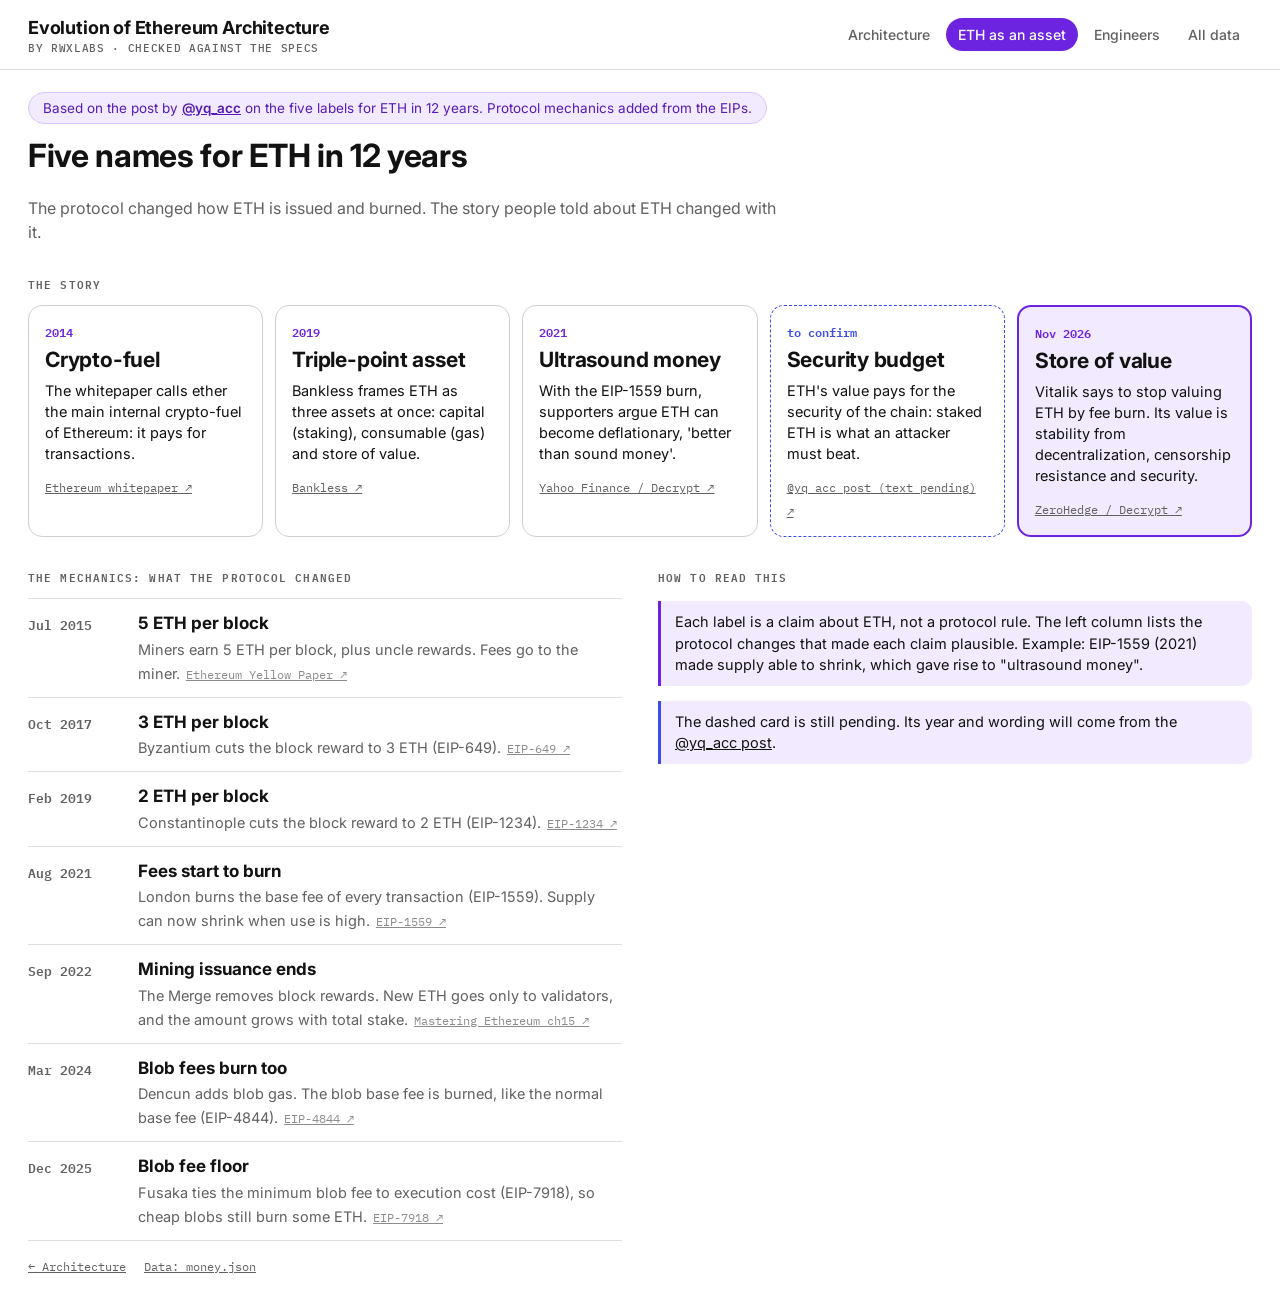
<file: money/index.html>
<!DOCTYPE html>
<html lang="en">
<head>
<meta charset="utf-8">
<meta name="viewport" content="width=device-width, initial-scale=1">
<title>ETH as an asset · Evolution of Ethereum Architecture</title>
<meta name="description" content="How the story of ETH changed: crypto-fuel, triple-point asset, ultrasound money, security budget, store of value. And the protocol changes behind each.">
<link rel="preconnect" href="https://fonts.googleapis.com"><link rel="preconnect" href="https://fonts.gstatic.com" crossorigin>
<link href="https://fonts.googleapis.com/css2?family=Inter:wght@400;500;600;700;800&family=IBM+Plex+Mono:wght@400;500;600&display=swap" rel="stylesheet">
<link rel="stylesheet" href="../assets/style.css">
<style>
  h1 { font-size: 32px; margin: 8px 0 4px; }
  .credit { margin: 22px 0 0; display: inline-block; font-size: 13.5px; color: var(--brand-dark); background: var(--brand-soft); border: 1px solid #DAC5FC; border-radius: 99px; padding: 5px 14px; }
  .credit a { font-weight: 600; }
  .sec { font: 600 11px var(--mono); letter-spacing: .1em; color: var(--dim); text-transform: uppercase; margin: 30px 0 12px; }
  .labels { display: grid; grid-template-columns: repeat(5, 1fr); gap: 12px; position: relative; }
  .lab { background: #fff; border: 1px solid var(--line2); border-radius: 14px; padding: 16px 16px 14px; position: relative; }
  .lab .yr { font: 600 12px var(--mono); color: var(--brand); }
  .lab h3 { font-size: 21px; margin: 6px 0 8px; line-height: 1.15; }
  .lab p { margin: 0 0 10px; font-size: 14.5px; color: var(--text); line-height: 1.45; }
  .lab a { font: 11.5px var(--mono); color: var(--dim); }
  .lab.pending { border-style: dashed; border-color: var(--violet2); }
  .lab.pending .yr { color: var(--violet2); }
  .lab.now { border: 2px solid var(--brand); background: var(--brand-soft); }
  .arrowrow { display: grid; grid-template-columns: repeat(5, 1fr); gap: 12px; margin: 6px 0 0; color: var(--faint); font: 11px var(--mono); }
  .mech { display: grid; grid-template-columns: 110px 1fr; border-top: 1px solid var(--line); }
  .mech > div { padding: 12px 0; border-bottom: 1px solid var(--line); }
  .mech .w { font: 600 12.5px var(--mono); color: var(--dim); padding-top: 15px; }
  .mech b { display: block; font-size: 17px; }
  .mech span { color: var(--dim); font-size: 14.5px; }
  .mech a { font: 11.5px var(--mono); color: var(--faint); margin-left: 6px; }
  .cols { display: grid; grid-template-columns: 1fr 1fr; gap: 36px; }
  .note { border-left: 3px solid var(--brand); padding: 10px 14px; background: var(--brand-soft); border-radius: 0 10px 10px 0; font-size: 14.5px; color: var(--text); }
  @media (max-width: 1000px) { .labels, .arrowrow { grid-template-columns: 1fr; } .arrowrow { display: none; } .cols { grid-template-columns: 1fr; } }
</style>
</head>
<body>
<header class="top">
  <a class="brand" href="../index.html">Evolution of Ethereum Architecture<small>BY RWXLABS · CHECKED AGAINST THE SPECS</small></a>
  <nav class="nav"><a href="../index.html">Architecture</a><a href="index.html" aria-current="page">ETH as an asset</a><a href="../engineers/index.html">Engineers</a><a href="../data-view/index.html">All data</a></nav>
</header>
<main class="wrap">
  <p class="credit">Based on the post by <a href="https://x.com/yq_acc/status/2121227653441048884">@yq_acc</a> on the five labels for ETH in 12 years. Protocol mechanics added from the EIPs.</p>
  <h1>Five names for ETH in 12 years</h1>
  <p class="lede">The protocol changed how ETH is issued and burned. The story people told about ETH changed with it.</p>
  <div class="sec">The story</div>
  <div class="labels" id="labels"></div>
  <div class="cols">
    <div>
      <div class="sec">The mechanics: what the protocol changed</div>
      <div class="mech" id="mech"></div>
    </div>
    <div>
      <div class="sec">How to read this</div>
      <p class="note">Each label is a claim about ETH, not a protocol rule. The left column lists the protocol changes that made each claim plausible. Example: EIP-1559 (2021) made supply able to shrink, which gave rise to "ultrasound money".</p>
      <p class="note" style="border-color:var(--violet2)">The dashed card is still pending. Its year and wording will come from the <a href="https://x.com/yq_acc/status/2121227653441048884">@yq_acc post</a>.</p>
    </div>
  </div>
</main>
<footer class="foot"><a href="../index.html">← Architecture</a><a href="https://github.com/Rashmi-278/evolution-of-ethereum-architecture/blob/main/data/money.json">Data: money.json</a></footer>
<script>
fetch("../data/money.json").then(r => r.json()).then(M => {
  const esc = s => String(s).replace(/[&<>"]/g, c => ({ "&": "&amp;", "<": "&lt;", ">": "&gt;", '"': "&quot;" }[c]));
  document.getElementById("labels").innerHTML = M.narratives.map((n, k) =>
    `<div class="lab ${n.confirmed ? "" : "pending"} ${k === M.narratives.length - 1 ? "now" : ""}"><div class="yr">${esc(n.when)}</div><h3>${esc(n.label)}</h3><p>${esc(n.text)}</p><a href="${n.src[1]}">${esc(n.src[0])} ↗</a></div>`).join("");
  document.getElementById("mech").innerHTML = M.mechanics.map(m =>
    `<div class="w">${esc(m.when)}</div><div><b>${esc(m.title)}</b><span>${esc(m.text)}</span><a href="${m.src[1]}">${esc(m.src[0])} ↗</a></div>`).join("");
});
</script>
</body>
</html>
</file>
<file: assets/style.css>
:root {
  --bg0: #FFFFFF; --bg1: #F7F7F7; --bg2: #F2EBFF; --line: #DEDEDE; --line2: #CFCFCF;
  --text: #121212; --dim: #616161; --faint: #8C8C8C;
  --cyan: #16A249; --violet: #6C24E0; --violet2: #3D4CEB; --gold: #6C24E0; --coral: #E8364F;
  --brand: #6C24E0; --brand-dark: #561BB6; --brand-soft: #F2EBFF;
  --sans: "Inter", system-ui, sans-serif; --mono: "IBM Plex Mono", ui-monospace, monospace;
}
* { box-sizing: border-box; }
html, body { margin: 0; background: var(--bg0); color: var(--text); font: 16px/1.5 var(--sans); }
a { color: inherit; }
.top { display: flex; align-items: center; gap: 24px; padding: 14px 28px; border-bottom: 1px solid var(--line); }
.brand { font-weight: 700; font-size: 18px; letter-spacing: -0.01em; text-decoration: none; }
.brand small { display: block; font: 500 11px var(--mono); color: var(--dim); letter-spacing: 0.06em; }
.nav { margin-left: auto; display: flex; gap: 4px; }
.nav a { text-decoration: none; color: var(--dim); font-size: 14px; font-weight: 500; padding: 6px 12px; border-radius: 99px; }
.nav a:hover { color: var(--text); }
.nav a[aria-current="page"] { color: #fff; background: var(--brand); }
.wrap { max-width: 1320px; margin: 0 auto; padding: 0 28px; }
.foot { color: var(--faint); font: 12px var(--mono); padding: 18px 28px 26px; display: flex; gap: 18px; flex-wrap: wrap; }
.foot a { color: var(--dim); }
.pill { display: inline-block; font: 600 11px var(--mono); letter-spacing: 0.06em; padding: 3px 9px; border-radius: 99px; border: 1.5px solid; }
.pill.live { color: var(--cyan); } .pill.testnet, .pill.planned { color: var(--violet2); } .pill.research { color: var(--dim); }
h1, h2, h3 { letter-spacing: -0.01em; }
.lede { color: var(--dim); max-width: 760px; }
.btn { appearance: none; border: 1px solid var(--line2); background: transparent; color: var(--text); font: 600 13px var(--sans); padding: 8px 14px; border-radius: 99px; cursor: pointer; }
.btn:hover { border-color: var(--text); }
.btn:focus-visible, .stop:focus-visible { outline: 2px solid var(--cyan); outline-offset: 3px; }
@media (max-width: 720px) { .top { padding: 12px 16px; flex-wrap: wrap; } .nav { margin-left: 0; } .wrap { padding: 0 16px; } }

/* shared timeline */
.tl2 { margin: 16px 0 6px; }
.tl-groups, .tl-row { display: grid; gap: 18px; }
.tl-g span { display: block; font: 600 11px var(--mono); letter-spacing: .08em; text-transform: uppercase; padding: 0 0 6px 4px; border-bottom: 2px solid var(--line2); color: var(--dim); }
.tl-g.up span { color: var(--violet2); border-bottom: 2px dashed var(--violet2); }
.tl-live, .tl-up { position: relative; display: grid; grid-auto-flow: column; grid-auto-columns: 1fr; padding-top: 4px; padding-bottom: 14px; }
.tl-up { background: #F5F8FF; border: 1.5px dashed #CBE0FB; border-radius: 14px; padding: 2px 4px 6px; margin-top: 2px; }
.stop { appearance: none; background: none; border: 0; color: var(--dim); cursor: pointer; font: 500 12.5px var(--sans); padding: 0 2px; text-align: center; border-radius: 10px; }
.stop:hover { color: var(--text); background: rgba(108,36,224,.06); }
.stop i { display: block; width: 14px; height: 14px; margin: 8px auto 6px; border-radius: 50%; background: #fff; border: 2px solid var(--faint); transition: transform .2s; }
.stop.testnet i, .stop.planned i { border-style: dashed; border-color: var(--violet2); }
.stop.research i { border-style: dotted; border-color: var(--faint); }
.stop.testnet, .stop.planned { color: var(--violet2); }
.stop span { display: block; font: 11px var(--mono); color: var(--faint); }
.stop.testnet span, .stop.planned span { color: var(--violet2); }
.stop.done i { background: var(--brand-soft); border-color: var(--brand); }
.stop[aria-current="true"] { color: var(--text); font-weight: 700; }
.stop[aria-current="true"] i { background: var(--brand); border-color: var(--brand); transform: scale(1.35); }
.stop[aria-current="true"].testnet i, .stop[aria-current="true"].planned i { background: var(--violet2); border-color: var(--violet2); }
.stop[aria-current="true"].research i { background: var(--faint); }
.today { position: absolute; right: -10px; top: -2px; bottom: 0; border-left: 2px dashed var(--coral); }
.today b { position: absolute; bottom: -16px; left: -18px; font: 600 10.5px var(--mono); color: var(--coral); white-space: nowrap; }
.preview { display: flex; gap: 10px; align-items: center; background: #E5EFFF; color: #2B35A6; border: 1.5px dashed var(--violet2); border-radius: 12px; padding: 8px 12px; font-size: 13.5px; margin: 10px 0 0; }
.preview b { font-weight: 700; }
@media (max-width: 760px) {
  .tl2 { overflow-x: auto; margin-left: -16px; margin-right: -16px; padding: 4px 16px; }
  .tl-groups, .tl-row { min-width: 920px; }
}
</file>
